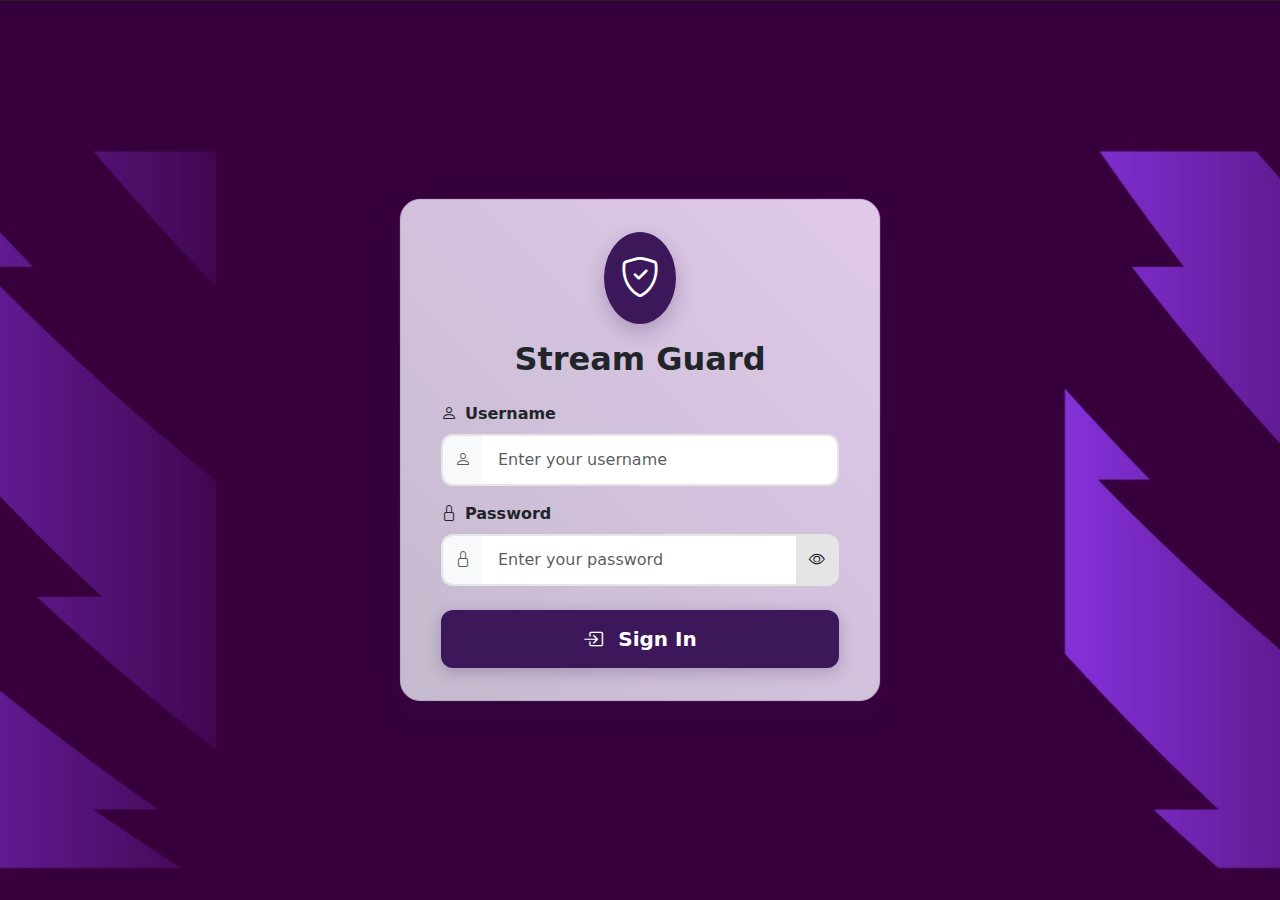
<file: index.html>
<!DOCTYPE html>
<html lang="en">
<head>
  <meta charset="UTF-8">
  <meta name="viewport" content="width=device-width, initial-scale=1.0">
  <title>Steam Guard Dashboard</title>
  <!-- Bootstrap CSS -->
  <link href="https://cdn.jsdelivr.net/npm/bootstrap@5.3.2/dist/css/bootstrap.min.css" rel="stylesheet">
  <!-- Bootstrap Icons -->
  <link href="https://cdn.jsdelivr.net/npm/bootstrap-icons@1.11.1/font/bootstrap-icons.css" rel="stylesheet">
  <style>
    :root {
      --primary-gradient: linear-gradient(135deg, #667eea 0%, #764ba2 100%);
      --secondary-gradient: linear-gradient(135deg, #f093fb 0%, #f5576c 100%);
      --dark-bg: #1a1a2e;
      --card-bg: rgba(255, 255, 255, 0.95);
      --sidebar-bg: rgba(26, 26, 46, 0.95);
    }
    
    body {
      background: var(--primary-gradient);
      min-height: 100vh;
      font-family: 'Segoe UI', Tahoma, Geneva, Verdana, sans-serif;
    }
    
    .sidebar {
      background: linear-gradient(rgba(26, 26, 46, 0.8), rgba(26, 26, 46, 0.8)), url('backgroud2.jpg');
      background-size: cover;
      background-position: center;
      backdrop-filter: blur(10px);
      border-right: 1px solid rgba(255, 255, 255, 0.1);
    }
    
    .main-content {
      background: rgba(255, 255, 255, 0.1);
      backdrop-filter: blur(10px);
      min-height: 100vh;
    }
    
    .card {
      background: var(--card-bg);
      backdrop-filter: blur(10px);
      border: none;
      border-radius: 15px;
      box-shadow: 0 8px 32px rgba(0, 0, 0, 0.1);
    }
    
    .stat-card {
      background: linear-gradient(135deg, #667eea 0%, #764ba2 100%);
      color: white;
      border-radius: 20px;
      transition: transform 0.3s ease;
    }
    
    .stat-card:hover {
      transform: translateY(-5px);
    }
    
    .btn-modern {
      border-radius: 25px;
      padding: 10px 25px;
      font-weight: 600;
      transition: all 0.3s ease;
    }
    
    .btn-modern:hover {
      transform: translateY(-2px);
      box-shadow: 0 5px 15px rgba(0, 0, 0, 0.2);
    }
    
    .nav-link {
      border-radius: 10px;
      margin: 5px 0;
      transition: all 0.3s ease;
    }
    
    .nav-link:hover {
      background: rgba(255, 255, 255, 0.1);
      transform: translateX(5px);
    }
    
    .table {
      border-radius: 15px;
      overflow: hidden;
    }
    
    .table thead th {
      background: linear-gradient(135deg, #667eea 0%, #764ba2 100%);
      color: white;
      border: none;
      font-weight: 600;
    }
    
    .status-badge {
      border-radius: 20px;
      padding: 5px 15px;
      font-size: 0.8rem;
      font-weight: 600;
    }
    
    .search-box {
      background: rgba(255, 255, 255, 0.9);
      border-radius: 25px;
      border: none;
      padding: 12px 20px;
    }
    
    .search-box:focus {
      box-shadow: 0 0 0 3px rgba(102, 126, 234, 0.3);
    }
  </style>
</head>
<body>
  <div class="container-fluid p-0">
    <div class="row g-0">
      <!-- Modern Sidebar -->
      <div class="col-lg-2 col-md-3 sidebar d-none d-md-block" style="min-height: 100vh;">
        <div class="p-4 position-relative" style="min-height: 100vh;">
          <!-- Logo Section -->
          <div class="text-center mb-5">
            <div class="bg-white rounded-circle d-inline-flex align-items-center justify-content-center mb-3" style="width: 60px; height: 60px;">
              <i class="bi bi-display-fill text-primary fs-3"></i>
            </div>
            <h5 class="text-white fw-bold mb-0">Steam Guard</h5>
            <small class="text-white-50">Dashboard v0.1</small>
          </div>
          
          <!-- Navigation -->
          <nav class="nav flex-column">
            <a class="nav-link active text-white d-flex align-items-center" href="index.html">
              <i class="bi bi-speedometer2 me-3"></i>
              <span>Dashboard</span>
            </a>
            <a class="nav-link text-white-50 d-flex align-items-center" href="manage-leagues.html">
              <i class="bi bi-trophy me-3"></i>
              <span>Manage Leagues</span>
            </a>
            <a class="nav-link text-white-50 d-flex align-items-center" href="manage-matches.html">
              <i class="bi bi-calendar-event me-3"></i>
              <span>Manage Matches</span>
            </a>
          </nav>
          
          <hr class="text-white-50 my-4">
          
          <!-- User Section -->
          <div class="text-center position-absolute bottom-0 start-0 end-0 p-4">
            <div class="bg-white rounded-circle d-inline-flex align-items-center justify-content-center mb-2" style="width: 40px; height: 40px;">
              <i class="bi bi-person-fill text-primary"></i>
            </div>
            <div class="text-white-50 small" id="userDisplay">Admin User</div>
            <a href="#" class="nav-link text-white-50 small logout">
              <i class="bi bi-box-arrow-right me-1"></i>Logout
            </a>
          </div>
        </div>
      </div>

      <!-- Main Content Area -->
      <div class="col-lg-10 col-md-9 main-content">
        <div class="p-4">


          <!-- Stats Cards -->
          <div class="row mb-4">
            <div class="col-xl-3 col-md-6 mb-3">
              <div class="card stat-card h-100">
                <div class="card-body">
                  <div class="d-flex justify-content-between align-items-center">
                    <div>
                      <h6 class="card-title text-white-50 mb-1">Website</h6>
                      <h3 class="mb-0 text-white fw-bold" id="websiteCount">0</h3>
                    </div>
                    <div class="bg-white bg-opacity-20 rounded-circle d-flex align-items-center justify-content-center" style="width: 50px; height: 50px;">
                      <i class="bi bi-window-desktop text-primary fs-4"></i>
                    </div>
                  </div>
                </div>
              </div>
            </div>
            <div class="col-xl-3 col-md-6 mb-3">
              <div class="card stat-card h-100">
                <div class="card-body">
                  <div class="d-flex justify-content-between align-items-center">
                    <div>
                      <h6 class="card-title text-white-50 mb-1">Social Media</h6>
                      <h3 class="mb-0 text-white fw-bold" id="socialMediaCount">0</h3>
                    </div>
                    <div class="bg-white bg-opacity-20 rounded-circle d-flex align-items-center justify-content-center" style="width: 50px; height: 50px;">
                      <i class="bi bi-facebook text-primary fs-4"></i>
                    </div>
                  </div>
                </div>
              </div>
            </div>
            <div class="col-xl-3 col-md-6 mb-3">
              <div class="card stat-card h-100">
                <div class="card-body">
                  <div class="d-flex justify-content-between align-items-center">
                    <div>
                      <h6 class="card-title text-white-50 mb-1">Online</h6>
                      <h3 class="mb-0 text-white fw-bold" id="onlineCount">0</h3>
                    </div>
                    <div class="bg-white bg-opacity-20 rounded-circle d-flex align-items-center justify-content-center" style="width: 50px; height: 50px;">
                      <i class="bi bi-wifi text-primary fs-4"></i>
                    </div>
                  </div>
                </div>
              </div>
            </div>
            <div class="col-xl-3 col-md-6 mb-3">
              <div class="card stat-card h-100">
                <div class="card-body">
                  <div class="d-flex justify-content-between align-items-center">
                    <div>
                      <h6 class="card-title text-white-50 mb-1">Takedown</h6>
                      <h3 class="mb-0 text-white fw-bold" id="takedownCount">0</h3>
                    </div>
                    <div class="bg-white bg-opacity-20 rounded-circle d-flex align-items-center justify-content-center" style="width: 50px; height: 50px;">
                      <i class="bi bi-shield-x text-primary fs-4"></i>
                    </div>
                  </div>
                </div>
              </div>
            </div>
          </div>

          <!-- Search and Filters -->
          <div class="card mb-4">
                          <div class="card-body">
                <div class="row g-3 align-items-end">
                  <div class="col-lg-4">
                    <label class="form-label fw-semibold">Search Streams</label>
                    <div class="input-group">
                      <span class="input-group-text bg-transparent border-0">
                        <i class="bi bi-search text-muted"></i>
                      </span>
                      <input type="text" class="form-control search-box" placeholder="Search by title, league, or match...">
                    </div>
                  </div>
                  <div class="col-lg-2">
                    <label class="form-label fw-semibold">Match</label>
                    <select class="form-select">
                      <option selected>All Matches</option>
                      <!-- Options will be loaded dynamically from table data -->
                    </select>
                  </div>
                  <div class="col-lg-2">
                    <label class="form-label fw-semibold">League</label>
                    <select class="form-select">
                      <option selected>All Leagues</option>
                      <!-- Options will be loaded dynamically from table data -->
                    </select>
                  </div>
                  <div class="col-lg-2">
                    <label class="form-label fw-semibold">Date</label>
                    <select class="form-select">
                      <option selected>All Dates</option>
                      <!-- Options will be loaded dynamically from table data -->
                    </select>
                  </div>
                  <div class="col-lg-2">
                    <div class="d-flex gap-2">
                      <button class="btn btn-primary btn-modern flex-fill" onclick="applyFilters()">
                        <i class="bi bi-funnel me-2"></i>Filter
                      </button>
                      <button class="btn btn-outline-secondary btn-modern" onclick="clearFilters()" title="Clear all filters">
                        <i class="bi bi-x-circle"></i>
                      </button>
                    </div>
                  </div>
                </div>
              </div>
          </div>

          <!-- Streams Table -->
          <div class="card">
            <div class="card-header bg-transparent border-0">
              <div class="d-flex justify-content-between align-items-center">
                <h5 class="card-title mb-0 fw-bold">
                  <i class="bi bi-collection-play me-2"></i>Piracy Streams
                </h5>
                <div class="d-flex gap-2">
                  <button class="btn btn-light btn-modern" data-bs-toggle="modal" data-bs-target="#newUrlModal">
                    <i class="bi bi-plus-circle me-2"></i>New Url
                  </button>
                  <button class="btn btn-light btn-modern text-dark" onclick="exportToCSV()">
                    <i class="bi bi-download me-2"></i>Export
                  </button>
                </div>
              </div>
            </div>
            <div class="card-body p-0">
              <div class="table-responsive">
                <table class="table table-hover mb-0">
                  <thead>
                    <tr>
                      <th class="fw-semibold">No.</th>
                      <th class="fw-semibold">URL</th>
                      <th class="fw-semibold">Type</th>
                      <th class="fw-semibold">Matches Name</th>
                      <th class="fw-semibold">League Name</th>
                      <th class="fw-semibold">Created At</th>
                      <th class="fw-semibold">Status</th>
                      <th class="fw-semibold">Actions</th>
                    </tr>
                  </thead>
                  <tbody>
                    <!-- Data will be loaded from API -->
                  </tbody>
                </table>
              </div>
            </div>
          </div>
        </div>
      </div>
    </div>
  </div>

  <!-- New URL Modal -->
  <div class="modal fade" id="newUrlModal" tabindex="-1" aria-labelledby="newUrlModalLabel" aria-hidden="true">
    <div class="modal-dialog modal-lg">
      <div class="modal-content">
        <div class="modal-header">
          <h5 class="modal-title fw-bold" id="newUrlModalLabel">
            <i class="bi bi-plus-circle me-2"></i>Add New URL
          </h5>
          <button type="button" class="btn-close" data-bs-dismiss="modal" aria-label="Close"></button>
        </div>
        <div class="modal-body">
          <form id="newUrlForm">
            <div class="row g-3">
              <!-- URL field -->
              <div class="col-12">
                <label for="urlAddress" class="form-label fw-semibold">URL</label>
                <input type="url" class="form-control" id="urlAddress" name="urlAddress" placeholder="https://example.com" required>
              </div>
              
              <!-- Type dropdown -->
              <div class="col-md-6">
                <label for="urlType" class="form-label fw-semibold">Type</label>
                <select class="form-select" id="urlType" name="urlType" required>
                  <option value="">Select Type</option>
                  <option value="Website">Website</option>
                  <option value="Social Media">Social Media</option>
                </select>
              </div>
              
              <!-- League dropdown -->
              <div class="col-md-6">
                <label for="urlLeague" class="form-label fw-semibold">League</label>
                <select class="form-select" id="urlLeague" name="urlLeague" required onchange="loadMatchesForLeague()">
                  <option value="">Select League</option>
                  <!-- Options will be loaded from API -->
                </select>
              </div>
              
              <!-- Matches dropdown -->
              <div class="col-md-6">
                <label for="urlMatches" class="form-label fw-semibold">Matches</label>
                <select class="form-select" id="urlMatches" name="urlMatches" required>
                  <option value="">Select Match</option>
                  <!-- Options will be loaded from API -->
                </select>
              </div>
              
              <!-- Status dropdown -->
              <div class="col-md-6">
                <label for="urlStatus" class="form-label fw-semibold">Status</label>
                <select class="form-select" id="urlStatus" name="urlStatus" required>
                  <option value="">Select Status</option>
                  <option value="Active">Active</option>
                  <option value="Takedown">Takedown</option>
                </select>
              </div>
              
              <!-- Multiple Image upload -->
              <div class="col-12">
                <label class="form-label fw-semibold">Attach Images</label>
                <div class="input-group mb-2">
                  <input type="file" class="form-control" id="urlImage" name="urlImage" accept="image/*" onchange="addImage(this)" multiple>
                  <button class="btn btn-outline-secondary" type="button" onclick="clearAllImages()">
                    <i class="bi bi-x-circle me-1"></i>Clear All
                  </button>
                </div>
                <div id="imagePreviewContainer" class="mt-2">
                  <!-- Images will be added here dynamically -->
                </div>
                <div class="form-text">You can select multiple images. Supported formats: JPG, PNG, GIF, WEBP (max 5MB each)</div>
              </div>
            </div>
          </form>
        </div>
        <div class="modal-footer">
          <button type="button" class="btn btn-secondary" data-bs-dismiss="modal">
            <i class="bi bi-x-circle me-2"></i>Cancel
          </button>
          <button type="button" class="btn btn-primary" onclick="addNewUrl()">
            <i class="bi bi-plus-circle me-2"></i>Add URL
          </button>
        </div>
      </div>
    </div>
  </div>

  <!-- View Stream Details Modal -->
  <div class="modal fade" id="viewStreamModal" tabindex="-1" aria-labelledby="viewStreamModalLabel" aria-hidden="true">
    <div class="modal-dialog modal-lg">
      <div class="modal-content">
        <div class="modal-header">
          <h5 class="modal-title fw-bold" id="viewStreamModalLabel">
            <i class="bi bi-eye me-2"></i>Stream Details
          </h5>
          <button type="button" class="btn-close" data-bs-dismiss="modal" aria-label="Close"></button>
        </div>
        <div class="modal-body">
          <div class="row g-3">
            <div class="col-md-6">
              <label class="form-label fw-bold">No.</label>
              <p class="form-control-plaintext" id="viewId">-</p>
            </div>
            <div class="col-md-6">
              <label class="form-label fw-bold">Type</label>
              <p class="form-control-plaintext" id="viewType">-</p>
            </div>
            <div class="col-12">
              <label class="form-label fw-bold">URL</label>
              <p class="form-control-plaintext" id="viewUrl">-</p>
            </div>
            <div class="col-md-6">
              <label class="form-label fw-bold">League Name</label>
              <p class="form-control-plaintext" id="viewLeague">-</p>
            </div>
            <div class="col-md-6">
              <label class="form-label fw-bold">Matches Name</label>
              <p class="form-control-plaintext" id="viewMatches">-</p>
            </div>
            <div class="col-md-6">
              <label class="form-label fw-bold">Date & Time</label>
              <p class="form-control-plaintext" id="viewDateTime">-</p>
            </div>
            <div class="col-md-6">
              <label class="form-label fw-bold">Status</label>
              <p class="form-control-plaintext" id="viewStatus">-</p>
            </div>
            <div class="col-12">
              <label class="form-label fw-bold">Images</label>
              <div id="viewImagesContainer" class="text-center">
                <div class="d-flex justify-content-center align-items-center" style="min-height: 200px;">
                  <div class="text-muted">
                    <i class="bi bi-image fs-1 d-block mb-2"></i>
                    <span>Loading images...</span>
                  </div>
                </div>
              </div>
            </div>
          </div>
        </div>
        <div class="modal-footer">
          <button type="button" class="btn btn-secondary" data-bs-dismiss="modal">
            <i class="bi bi-x-circle me-2"></i>Close
          </button>
        </div>
      </div>
    </div>
  </div>

  <!-- Edit Stream Details Modal -->
  <div class="modal fade" id="editStreamModal" tabindex="-1" aria-labelledby="editStreamModalLabel" aria-hidden="true">
    <div class="modal-dialog modal-lg">
      <div class="modal-content">
        <div class="modal-header">
          <h5 class="modal-title fw-bold" id="editStreamModalLabel">
            <i class="bi bi-pencil me-2"></i>Edit Stream Details
          </h5>
          <button type="button" class="btn-close" data-bs-dismiss="modal" aria-label="Close"></button>
        </div>
        <div class="modal-body">
          <form id="editStreamForm">
            <div class="row g-3">
              <div class="col-md-6">
                <label class="form-label fw-bold">No.</label>
                <p class="form-control-plaintext" id="editId">-</p>
              </div>
              <div class="col-md-6">
                <label class="form-label fw-bold">Type</label>
                <select class="form-select" id="editType" name="editType" required>
                  <option value="Website">Website</option>
                  <option value="Social Media">Social Media</option>
                </select>
              </div>
              <div class="col-12">
                <label class="form-label fw-bold">URL</label>
                <input type="url" class="form-control" id="editUrl" name="editUrl" placeholder="https://example.com" required>
              </div>
              <div class="col-md-6">
                <label class="form-label fw-bold">League Name</label>
                <select class="form-select" id="editLeague" name="editLeague" required onchange="loadMatchesForEditLeague()">
                  <option value="">Select League</option>
                  <!-- Options will be loaded dynamically -->
                </select>
              </div>
              <div class="col-md-6">
                <label class="form-label fw-bold">Matches Name</label>
                <select class="form-select" id="editMatches" name="editMatches" required>
                  <option value="">Select Match</option>
                  <!-- Options will be loaded dynamically -->
                </select>
              </div>
              <div class="col-md-6">
                <label class="form-label fw-bold">Date & Time</label>
                <p class="form-control-plaintext" id="editDateTime">-</p>
              </div>
              <div class="col-md-6">
                <label class="form-label fw-bold">Status</label>
                <select class="form-select" id="editStatus" name="editStatus" required>
                  <option value="Active">Active</option>
                  <option value="Pending">Pending</option>
                  <option value="Inactive">Inactive</option>
                </select>
              </div>
              <div class="col-12">
                <label class="form-label fw-bold">Current Images</label>
                <div id="editImagesContainer" class="text-center">
                  <div class="d-flex justify-content-center align-items-center" style="min-height: 200px;">
                    <div class="text-muted">
                      <i class="bi bi-image fs-1 d-block mb-2"></i>
                      <span>Loading images...</span>
                    </div>
                  </div>
                </div>
              </div>
              <div class="col-12">
                <label class="form-label fw-bold">Add New Images</label>
                <div class="input-group mb-2">
                  <input type="file" class="form-control" id="editNewImages" name="editNewImages" accept="image/*" onchange="addEditImages(this)" multiple>
                  <button class="btn btn-outline-secondary" type="button" onclick="clearAllEditImages()">
                    <i class="bi bi-x-circle me-1"></i>Clear All
                  </button>
                </div>
                <div id="editNewImagesContainer" class="mt-2">
                  <!-- New images will be added here dynamically -->
                </div>
                <div class="form-text">You can select multiple images. Supported formats: JPG, PNG, GIF, WEBP (max 5MB each)</div>
              </div>
            </div>
          </form>
        </div>
        <div class="modal-footer">
          <button type="button" class="btn btn-secondary" data-bs-dismiss="modal">
            <i class="bi bi-x-circle me-2"></i>Cancel
          </button>
          <button type="button" class="btn btn-primary" onclick="updateStreamDetails()">
            <i class="bi bi-check-circle me-2"></i>Update
          </button>
        </div>
      </div>
    </div>
  </div>

  <!-- Bootstrap JS -->
  <script src="https://cdn.jsdelivr.net/npm/bootstrap@5.3.2/dist/js/bootstrap.bundle.min.js"></script>
  <!-- Auth Utility -->
  <script src="auth.js"></script>
  
  <script>
    // Global variable to store original data
    let originalSubmissions = [];
    
    // --- Auth check ---
    if (!validateAuth()) {
      // validateAuth() will handle the redirect
      // This prevents the rest of the script from executing
      throw new Error('Authentication failed');
    }

    // Logout handler
    const logoutBtn = document.querySelector('.logout');
    if (logoutBtn) {
      logoutBtn.addEventListener('click', function(e) {
        e.preventDefault();
        logout();
      });
    }

    // Update counts when page loads
    document.addEventListener('DOMContentLoaded', function() {
      // Load URL submissions from API
      loadUrlSubmissions();
      
      // Set up periodic token validation (check every 5 minutes)
      setInterval(() => {
        if (!validateAuth()) {
          console.log('Token validation failed during periodic check');
        }
      }, 5 * 60 * 1000); // 5 minutes
      
      // Display token information for debugging (remove in production)
      displayTokenInfo();
      
      // Debug token for troubleshooting
      debugToken();
    });

    // Add event listener for New URL modal
    const newUrlModal = document.getElementById('newUrlModal');
    if (newUrlModal) {
      newUrlModal.addEventListener('show.bs.modal', function() {
        // Load leagues when opening New URL modal
        loadLeaguesForNewUrl();
      });
    }

    // Function to load leagues for New URL modal
    async function loadLeaguesForNewUrl() {
      try {
        // Check authentication before proceeding
        if (!validateAuth()) {
          return;
        }
        
        // Show loading state
        showLeagueDropdownLoading();
        
        // Fetch leagues from API using authenticated request
        const response = await makeAuthenticatedRequest('https://web-anti-backend-8286388439.asia-southeast1.run.app/leagues', {
          method: 'GET',
          headers: {
            'accept': 'application/json'
          }
        });
        
        if (response.ok) {
          const leagues = await response.json();
          console.log('Leagues loaded for New URL modal:', leagues);
          populateLeagueDropdown(leagues);
        } else {
          console.error('Error loading leagues:', response.status);
          showLeagueDropdownError();
        }
      } catch (error) {
        console.error('Network error loading leagues:', error);
        showLeagueDropdownError();
      }
    }

    // Function to populate league dropdown
    function populateLeagueDropdown(leagues) {
      // Filter only active leagues
      const activeLeagues = leagues.filter(league => league.status === 'Active');
      
      // Get dropdown element
      const leagueDropdown = document.getElementById('urlLeague');
      const matchesDropdown = document.getElementById('urlMatches');
      
      if (leagueDropdown) {
        // Create the first "Select League" option
        const firstOption = '<option value="">Select League</option>';
        const optionsHTML = activeLeagues.map(league => 
          `<option value="${league.league_id}">${league.league_name} (${league.country})</option>`
        ).join('');
        
        leagueDropdown.innerHTML = firstOption + optionsHTML;
        console.log('League dropdown populated with', activeLeagues.length, 'active leagues');
        
        // Reset matches dropdown when leagues are loaded
        if (matchesDropdown) {
          matchesDropdown.innerHTML = '<option value="">Select Match</option>';
        }
      }
    }

    // Function to show loading state in league dropdown
    function showLeagueDropdownLoading() {
      const leagueDropdown = document.getElementById('urlLeague');
      const matchesDropdown = document.getElementById('urlMatches');
      
      if (leagueDropdown) {
        leagueDropdown.innerHTML = '<option value="">Loading leagues...</option>';
      }
      
      // Also reset matches dropdown
      if (matchesDropdown) {
        matchesDropdown.innerHTML = '<option value="">Select Match</option>';
      }
    }

    // Function to show error state in league dropdown
    function showLeagueDropdownError() {
      const leagueDropdown = document.getElementById('urlLeague');
      const matchesDropdown = document.getElementById('urlMatches');
      
      if (leagueDropdown) {
        leagueDropdown.innerHTML = '<option value="">Error loading leagues</option>';
        console.error('Failed to load leagues');
      }
      
      // Also reset matches dropdown
      if (matchesDropdown) {
        matchesDropdown.innerHTML = '<option value="">Select Match</option>';
      }
    }

    // Function to load matches for selected league
    async function loadMatchesForLeague() {
      const leagueId = document.getElementById('urlLeague').value;
      const matchesDropdown = document.getElementById('urlMatches');
      
      // Reset matches dropdown
      matchesDropdown.innerHTML = '<option value="">Select Match</option>';
      
      if (!leagueId) {
        console.log('No league selected, clearing matches dropdown');
        return;
      }
      
      console.log('Loading matches for league ID:', leagueId);
      
      try {
        // Check authentication before proceeding
        if (!validateAuth()) {
          return;
        }
        
        // Show loading state
        matchesDropdown.innerHTML = '<option value="">Loading matches...</option>';
        
        // Fetch matches from API using authenticated request
        const response = await makeAuthenticatedRequest('https://web-anti-backend-8286388439.asia-southeast1.run.app/matches', {
          method: 'GET',
          headers: {
            'accept': 'application/json'
          }
        });
        
        if (response.ok) {
          const matches = await response.json();
          console.log('All matches loaded:', matches);
          
          // Filter matches by selected league
          const leagueMatches = matches.filter(match => {
            console.log(`Comparing match.league_id (${match.league_id}) with selected leagueId (${leagueId})`);
            return match.league_id === leagueId;
          });
          
          console.log('Filtered matches for league:', leagueMatches);
          populateMatchesDropdown(leagueMatches);
        } else {
          console.error('Error loading matches:', response.status);
          showMatchesDropdownError();
        }
      } catch (error) {
        console.error('Network error loading matches:', error);
        showMatchesDropdownError();
      }
    }

    // Function to populate matches dropdown
    function populateMatchesDropdown(matches) {
      const matchesDropdown = document.getElementById('urlMatches');
      
      if (matchesDropdown) {
        if (matches.length === 0) {
          matchesDropdown.innerHTML = '<option value="">No matches found for this league</option>';
          console.log('No matches found for the selected league');
          return;
        }
        
        // Create the first "Select Match" option
        const firstOption = '<option value="">Select Match</option>';
        
        const optionsHTML = matches.map(match => {
          // Format date for display
          const matchDate = new Date(match.match_date);
          const formattedDate = matchDate.toLocaleDateString('en-GB', {
            year: 'numeric',
            month: '2-digit',
            day: '2-digit'
          });
          
          return `<option value="${match.match_id}">${match.home_team} VS ${match.away_team} (${formattedDate})</option>`;
        }).join('');
        
        matchesDropdown.innerHTML = firstOption + optionsHTML;
        console.log('Matches dropdown populated with', matches.length, 'matches');
      }
    }

    // Function to show error state in matches dropdown
    function showMatchesDropdownError() {
      const matchesDropdown = document.getElementById('urlMatches');
      if (matchesDropdown) {
        matchesDropdown.innerHTML = '<option value="">Error loading matches</option>';
        console.error('Failed to load matches for the selected league');
      }
    }

    // Function to load URL submissions from API
    async function loadUrlSubmissions() {
      try {
        // Check authentication before proceeding
        if (!validateAuth()) {
          return;
        }
        
        // Fetch URL submissions from API using authenticated request
        const response = await makeAuthenticatedRequest('https://web-anti-backend-8286388439.asia-southeast1.run.app/url_submission', {
          method: 'GET',
          headers: {
            'accept': 'application/json'
          }
        });
        
        if (response.ok) {
          const submissions = await response.json();
          console.log('URL submissions loaded:', submissions);
          
          // Store original data for filtering
          originalSubmissions = submissions;
          
          displayUrlSubmissions(submissions);
        } else {
          console.error('Error loading URL submissions:', response.status);
          // Show fallback data if API fails
          displayUrlSubmissions([]);
        }
      } catch (error) {
        console.error('Network error loading URL submissions:', error);
        // Show fallback data if network error
        displayUrlSubmissions([]);
      }
    }

    // Function to display URL submissions in table
    function displayUrlSubmissions(submissions) {
      const tbody = document.querySelector('table tbody');
      if (!tbody) return;
      
      if (submissions.length === 0) {
        tbody.innerHTML = `
          <tr>
            <td colspan="8" class="text-center text-muted py-4">
              <i class="bi bi-inbox fs-1 d-block mb-2"></i>
              No URL submissions found
            </td>
          </tr>
        `;
        return;
      }
      
      tbody.innerHTML = submissions.map((submission, index) => {
        // Format date for display
        const createdDate = new Date(submission.created_at);
        const formattedDate = createdDate.toLocaleString('en-GB', {
          year: 'numeric',
          month: '2-digit',
          day: '2-digit',
          hour: '2-digit',
          minute: '2-digit'
        }).replace(',', '');
        
        // Determine badge color based on type
        let typeBadgeClass = 'bg-primary'; // Social Media (blue)
        if (submission.type === 'Website') {
          typeBadgeClass = 'bg-danger'; // Website (red)
        }
        
        // Determine status badge color
        let statusBadgeClass = 'bg-secondary';
        if (submission.status === 'Active') statusBadgeClass = 'bg-success';
        else if (submission.status === 'Pending') statusBadgeClass = 'bg-warning';
        else if (submission.status === 'Inactive') statusBadgeClass = 'bg-danger';
        
        return `
          <tr data-submission-id="${submission.submission_id || ''}" data-match-id="${submission.match_id || ''}">
            <td><span class="badge bg-light text-dark">${index + 1}</span></td>
            <td>
              <a href="${submission.url}" class="text-decoration-none" target="_blank" title="${submission.url}">
                ${submission.url.length > 30 ? submission.url.substring(0, 30) + '...' : submission.url}
              </a>
            </td>
            <td><span class="badge ${typeBadgeClass}" style="min-width: 100px;">${submission.type || 'N/A'}</span></td>
            <td>
              <div class="fw-semibold">${submission.matches_name || 'N/A'}</div>
            </td>
            <td>${submission.league_name || 'N/A'}</td>
            <td>${formattedDate}</td>
            <td><span class="badge ${statusBadgeClass} text-white" style="min-width: 100px;">${submission.status || 'N/A'}</span></td>
            <td>
              <div class="btn-group btn-group-sm">
                <button class="btn btn-outline-primary" onclick="viewStreamDetails(this)">
                  <i class="bi bi-eye"></i>
                </button>
                <button class="btn btn-outline-secondary" onclick="editStreamDetails(this)">
                  <i class="bi bi-pencil"></i>
                </button>
                <button class="btn btn-outline-danger" onclick="deleteUrlSubmission('${submission.submission_id || ''}', '${(submission.url || '').replace(/'/g, "\\'")}')">
                  <i class="bi bi-trash"></i>
                </button>
              </div>
            </td>
          </tr>
        `;
      }).join('');
      
      // Update counts after displaying data
      updateTypeCounts();
      
      // Update match filter dropdown with unique matches from table
      updateMatchFilterDropdown(submissions);
      
      // Update league filter dropdown with unique leagues from table
      updateLeagueFilterDropdown(submissions);
      
      // Update date filter dropdown with unique dates from table
      updateDateFilterDropdown(submissions);
    }
    


    // Function to check URL validity
    function checkUrl() {
      const urlInput = document.getElementById('urlAddress');
      const url = urlInput.value.trim();
      
      if (!url) {
        alert('Please enter a URL to check');
        return;
      }
      
      // Validate URL format
      try {
        new URL(url);
        
        // Show success message
        const checkButton = urlInput.nextElementSibling;
        const originalText = checkButton.innerHTML;
        checkButton.innerHTML = '<i class="bi bi-check-circle-fill me-1"></i>Valid';
        checkButton.className = 'btn btn-success';
        
        // Reset button after 2 seconds
        setTimeout(() => {
          checkButton.innerHTML = originalText;
          checkButton.className = 'btn btn-outline-primary';
        }, 2000);
        
      } catch (error) {
        // Show error message
        const checkButton = urlInput.nextElementSibling;
        const originalText = checkButton.innerHTML;
        checkButton.innerHTML = '<i class="bi bi-x-circle me-1"></i>Invalid';
        checkButton.className = 'btn btn-danger';
        
        // Reset button after 2 seconds
        setTimeout(() => {
          checkButton.innerHTML = originalText;
          checkButton.className = 'btn btn-outline-primary';
        }, 2000);
        
        alert('Please enter a valid URL format (e.g., https://example.com)');
      }
    }

    // Global variable to store selected images
    let selectedImages = [];

    // Function to add images to the preview
    function addImage(input) {
      if (input.files) {
        const files = Array.from(input.files);
        
        files.forEach(file => {
          // Validate file type
          const allowedTypes = ['image/jpeg', 'image/jpg', 'image/png', 'image/gif', 'image/webp'];
          if (!allowedTypes.includes(file.type)) {
            alert(`File ${file.name} is not a valid image type. Please select JPG, PNG, GIF, or WEBP files.`);
            return;
          }
          
          // Validate file size (max 5MB)
          const maxSize = 5 * 1024 * 1024; // 5MB
          if (file.size > maxSize) {
            alert(`File ${file.name} is too large. Maximum size is 5MB.`);
            return;
          }
          
          // Add file to selected images
          selectedImages.push(file);
        });
        
        // Update preview
        updateImagePreview();
        
        // Clear input for next selection
        input.value = '';
      }
    }

    // Function to update image preview
    function updateImagePreview() {
      const container = document.getElementById('imagePreviewContainer');
      
      if (selectedImages.length === 0) {
        container.innerHTML = '<div class="text-muted text-center py-3"><i class="bi bi-image fs-4 d-block mb-2"></i>No images selected</div>';
        return;
      }
      
      const imagesHTML = selectedImages.map((file, index) => {
        const reader = new FileReader();
        let imageSrc = '';
        
        reader.onload = function(e) {
          imageSrc = e.target.result;
        };
        reader.readAsDataURL(file);
        
        return `
          <div class="col-md-4 mb-3">
            <div class="card">
              <div class="card-body p-2">
                <img src="${URL.createObjectURL(file)}" class="img-fluid rounded" style="max-height: 120px; width: 100%; object-fit: cover;">
                <div class="small text-muted mt-1">${file.name}</div>
                <div class="small text-muted">${(file.size / 1024).toFixed(1)} KB</div>
                <button type="button" class="btn btn-sm btn-outline-danger mt-1" onclick="removeImage(${index})">
                  <i class="bi bi-trash"></i> Remove
                </button>
              </div>
            </div>
          </div>
        `;
      }).join('');
      
      container.innerHTML = `
        <div class="row">
          ${imagesHTML}
        </div>
      `;
    }

    // Function to remove a specific image
    function removeImage(index) {
      selectedImages.splice(index, 1);
      updateImagePreview();
    }

    // Function to clear all selected images
    function clearAllImages() {
      selectedImages = [];
      updateImagePreview();
      document.getElementById('urlImage').value = '';
    }

    // Function to view stream details
    async function viewStreamDetails(button) {
      const row = button.closest('tr');
      const cells = row.querySelectorAll('td');
      
      // Extract data from table row
      const no = cells[0].querySelector('.badge').textContent.trim();
      const url = cells[1].querySelector('a').textContent.trim();
      const type = cells[2].querySelector('.badge').textContent.trim();
      const matchesName = cells[3].querySelector('.fw-semibold').textContent.trim();
      const leagueName = cells[4].textContent.trim();
      const dateTime = cells[5].textContent.trim();
      const status = cells[6].querySelector('.badge').textContent.trim();
      
      // Get submission ID from the row (we need to store this in the table data)
      const submissionId = row.getAttribute('data-submission-id');
      
      // Populate modal with data
      document.getElementById('viewId').textContent = no;
      document.getElementById('viewUrl').textContent = url;
      document.getElementById('viewType').textContent = type;
      document.getElementById('viewMatches').textContent = matchesName;
      document.getElementById('viewLeague').textContent = leagueName;
      document.getElementById('viewDateTime').textContent = dateTime;
      document.getElementById('viewStatus').textContent = status;
      
      // Show modal first
      const modal = new bootstrap.Modal(document.getElementById('viewStreamModal'));
      modal.show();
      
      // Load images from API if we have submission ID
      if (submissionId) {
        await loadStreamImages(submissionId);
      } else {
        // No submission ID, show default image
        const viewImage = document.getElementById('viewImage');
        viewImage.src = 'demo.webp';
        viewImage.alt = `Stream Image - ${matchesName}`;
      }
    }

    async function addNewUrl() {
      const form = document.getElementById('newUrlForm');
      const formData = new FormData(form);
      
      // Get form values
      const urlAddress = formData.get('urlAddress');
      const urlType = formData.get('urlType');
      const urlLeague = formData.get('urlLeague');
      const urlMatches = formData.get('urlMatches');
      const urlStatus = formData.get('urlStatus');
      
      // Get selected images
      const imageFiles = selectedImages;
      
      // Validate form
      if (!urlAddress || !urlType || !urlLeague || !urlMatches || !urlStatus) {
        alert('Please fill in all required fields');
        return;
      }
      
      // Validate URL format
      try {
        new URL(urlAddress);
      } catch (error) {
        alert('Please enter a valid URL');
        return;
      }
      
      // Get Add URL button for loading state
      const addBtn = document.querySelector('#newUrlModal .btn.btn-primary');
      const originalBtnHTML = addBtn.innerHTML;
      
      // Set loading state
      addBtn.innerHTML = '<span class="spinner-border spinner-border-sm me-2" role="status" aria-hidden="true"></span>Adding...';
      addBtn.disabled = true;
      
      try {
        // Check authentication before proceeding
        if (!validateAuth()) {
          return;
        }
        
        // Prepare payload for API call according to the specification
        const payload = {
          url: urlAddress,
          type: urlType,
          league_id: urlLeague,
          match_id: urlMatches,
          status: urlStatus,
          image_file_name: imageFiles.length > 0 ? imageFiles.map(f => f.name).join(', ') : null
        };
        
        console.log('Sending URL submission payload:', payload);
        
        // Test OPTIONS request first (preflight) for url_submission
        console.log('Testing OPTIONS request (preflight) for url_submission...');
        try {
          const optionsResponse = await fetch('https://web-anti-backend-8286388439.asia-southeast1.run.app/url_submission', {
            method: 'OPTIONS',
            headers: {
              'Access-Control-Request-Method': 'POST',
              'Access-Control-Request-Headers': 'Content-Type, Authorization, accept'
            }
          });
          console.log('url_submission OPTIONS response status:', optionsResponse.status);
          console.log('url_submission OPTIONS response headers:', optionsResponse.headers);
        } catch (optionsError) {
          console.log('url_submission OPTIONS request failed:', optionsError);
        }
        
        // Test OPTIONS request for matches API (for comparison)
        console.log('Testing OPTIONS request (preflight) for matches...');
        try {
          const matchesOptionsResponse = await fetch('https://web-anti-backend-8286388439.asia-southeast1.run.app/matches', {
            method: 'OPTIONS',
            headers: {
              'Access-Control-Request-Method': 'POST',
              'Access-Control-Request-Headers': 'Content-Type, Authorization, accept'
            }
          });
          console.log('matches OPTIONS response status:', matchesOptionsResponse.status);
          console.log('matches OPTIONS response headers:', matchesOptionsResponse.headers);
        } catch (matchesOptionsError) {
          console.log('matches OPTIONS request failed:', matchesOptionsError);
        }
        
        // Make POST API call using authenticated request
        const response = await makeAuthenticatedRequest('https://web-anti-backend-8286388439.asia-southeast1.run.app/url_submission', {
          method: 'POST',
          headers: {
            'Content-Type': 'application/json',
            'accept': 'application/json'
          },
          body: JSON.stringify(payload)
        });
        

        
        if (response.ok) {
          const result = await response.json();
          console.log('URL submission added successfully:', result);
          
          // Get submission_id from the response
          const submissionId = result.submission_id;
          
          // If there are image files, upload them
          if (imageFiles.length > 0 && submissionId) {
            console.log(`Uploading ${imageFiles.length} images for submission ID:`, submissionId);
            
            try {
              // Get token for image upload
              const token = getValidAccessToken();
              if (!token) {
                alert('Authentication token not found for image upload. Please login again.');
                return;
              }
              
              // Upload each image
              let uploadedCount = 0;
              let failedCount = 0;
              
              for (const imageFile of imageFiles) {
                try {
                  // Create FormData for image upload
                  const imageFormData = new FormData();
                  imageFormData.append('file', imageFile);
                  
                  // Upload image to the submission
                  const imageResponse = await fetch(`https://web-anti-backend-8286388439.asia-southeast1.run.app/upload/${submissionId}`, {
                    method: 'POST',
                    headers: {
                      'Authorization': `Bearer ${token}`,
                      'accept': 'application/json'
                    },
                    body: imageFormData
                  });
                  
                  if (imageResponse.ok) {
                    const imageResult = await imageResponse.json();
                    console.log(`Image ${imageFile.name} uploaded successfully:`, imageResult);
                    uploadedCount++;
                  } else {
                    const imageErrorData = await imageResponse.json().catch(() => ({}));
                    console.error(`Error uploading image ${imageFile.name}:`, imageErrorData);
                    failedCount++;
                  }
                } catch (imageError) {
                  console.error(`Network error uploading image ${imageFile.name}:`, imageError);
                  failedCount++;
                }
              }
              
              // Show result message
              if (uploadedCount > 0 && failedCount === 0) {
                alert(`URL submission and ${uploadedCount} image(s) uploaded successfully!`);
              } else if (uploadedCount > 0 && failedCount > 0) {
                alert(`URL submission created successfully! ${uploadedCount} image(s) uploaded, ${failedCount} failed.`);
              } else if (uploadedCount === 0 && failedCount > 0) {
                alert('URL submission created successfully, but all image uploads failed.');
              }
            } catch (imageError) {
              console.error('Network error uploading images:', imageError);
              alert('URL submission created successfully, but image uploads failed due to network error.');
            }
          } else {
            // No image files, just show success for URL submission
            alert('URL submission added successfully!');
          }
          
          // Close modal
          const modal = bootstrap.Modal.getInstance(document.getElementById('newUrlModal'));
          modal.hide();
          
          // Reset form
          form.reset();
          clearAllImages(); // Clear all selected images
          
          // Reload URL submissions data
          loadUrlSubmissions();
          
        } else {
          const errorData = await response.json().catch(() => ({}));
          console.error('Error adding URL submission:', errorData);
          alert('Error adding URL submission: ' + (errorData.detail || 'Unknown error'));
        }
        
      } catch (error) {
        console.error('Network error adding URL submission:', error);
        
        // Check if it's a CORS error
        if (error.message && error.message.includes('CORS')) {
          alert('CORS Error: The server is not allowing cross-origin requests. Please contact the administrator.');
        } else if (error.name === 'TypeError' && error.message.includes('Failed to fetch')) {
          alert('Network Error: Unable to connect to the server. Please check your internet connection.');
        } else {
          alert('Network error. Please try again. Error: ' + error.message);
        }
      } finally {
        // Restore button state
        addBtn.innerHTML = originalBtnHTML;
        addBtn.disabled = false;
      }
    }

    // Function to delete URL submission
    async function deleteUrlSubmission(submissionId, url) {
      if (!submissionId) {
        alert('Submission ID not found');
        return;
      }
      
      // Confirm deletion
      if (!confirm(`Are you sure you want to delete this URL submission?\n\nURL: ${url}`)) {
        return;
      }
      
      // Show loading state
      const deleteBtn = event.target.closest('.btn-outline-danger');
      const originalHTML = deleteBtn.innerHTML;
      deleteBtn.innerHTML = '<span class="spinner-border spinner-border-sm" role="status" aria-hidden="true"></span>';
      deleteBtn.disabled = true;
      
      try {
        // Check authentication before proceeding
        if (!validateAuth()) {
          return;
        }
        
        console.log('Deleting URL submission:', submissionId);
        
        // Make DELETE API call using authenticated request
        const response = await makeAuthenticatedRequest(`https://web-anti-backend-8286388439.asia-southeast1.run.app/url_submission/${submissionId}`, {
          method: 'DELETE',
          headers: {
            'accept': 'application/json'
          }
        });
        
        if (response.ok) {
          console.log('URL submission deleted successfully');
          alert('URL submission deleted successfully!');
          
          // Reload URL submissions data
          loadUrlSubmissions();
        } else {
          const errorData = await response.json().catch(() => ({}));
          console.error('Error deleting URL submission:', errorData);
          alert('Error deleting URL submission: ' + (errorData.detail || 'Unknown error'));
        }
        
      } catch (error) {
        console.error('Network error deleting URL submission:', error);
        alert('Network error. Please try again.');
      } finally {
        // Restore button state
        deleteBtn.innerHTML = originalHTML;
        deleteBtn.disabled = false;
      }
    }

    // Function to update match filter dropdown with unique matches
    function updateMatchFilterDropdown(submissions) {
      // Get unique matches from submissions
      const uniqueMatches = [...new Set(submissions.map(submission => submission.matches_name).filter(name => name && name !== 'N/A'))];
      
      // Get match filter dropdown
      const matchFilterDropdown = document.querySelector('.card-body .col-lg-2:nth-child(2) select');
      
      if (matchFilterDropdown) {
        // Keep the first "All Matches" option
        const firstOption = '<option selected>All Matches</option>';
        
        // Create options for unique matches
        const optionsHTML = uniqueMatches.map(match => 
          `<option value="${match}">${match}</option>`
        ).join('');
        
        matchFilterDropdown.innerHTML = firstOption + optionsHTML;
        console.log('Match filter dropdown updated with', uniqueMatches.length, 'unique matches');
      }
    }

    // Function to update league filter dropdown with unique leagues
    function updateLeagueFilterDropdown(submissions) {
      // Get unique leagues from submissions
      const uniqueLeagues = [...new Set(submissions.map(submission => submission.league_name).filter(name => name && name !== 'N/A'))];
      
      // Get league filter dropdown
      const leagueFilterDropdown = document.querySelector('.card-body .col-lg-2:nth-child(3) select');
      
      if (leagueFilterDropdown) {
        // Keep the first "All Leagues" option
        const firstOption = '<option selected>All Leagues</option>';
        
        // Create options for unique leagues
        const optionsHTML = uniqueLeagues.map(league => 
          `<option value="${league}">${league}</option>`
        ).join('');
        
        leagueFilterDropdown.innerHTML = firstOption + optionsHTML;
        console.log('League filter dropdown updated with', uniqueLeagues.length, 'unique leagues');
      }
    }

    // Function to update date filter dropdown with unique dates
    function updateDateFilterDropdown(submissions) {
      // Get unique dates from submissions
      const uniqueDates = [...new Set(submissions.map(submission => {
        const createdDate = new Date(submission.created_at);
        return createdDate.toLocaleDateString('en-GB', {
          year: 'numeric',
          month: '2-digit',
          day: '2-digit'
        });
      }).filter(date => date && date !== 'N/A'))];
      
      // Get date filter dropdown
      const dateFilterDropdown = document.querySelector('.card-body .col-lg-2:nth-child(4) select');
      
      if (dateFilterDropdown) {
        // Keep the first "All Dates" option
        const firstOption = '<option selected>All Dates</option>';
        
        // Create options for unique dates
        const optionsHTML = uniqueDates.sort().map(date => 
          `<option value="${date}">${date}</option>`
        ).join('');
        
        dateFilterDropdown.innerHTML = firstOption + optionsHTML;
        console.log('Date filter dropdown updated with', uniqueDates.length, 'unique dates');
      }
    }

    // Function to apply filters
    function applyFilters() {
      // Get filter values
      const searchText = document.querySelector('.search-box').value.toLowerCase().trim();
      const selectedMatch = document.querySelector('.card-body .col-lg-2:nth-child(2) select').value;
      const selectedLeague = document.querySelector('.card-body .col-lg-2:nth-child(3) select').value;
      const selectedDate = document.querySelector('.card-body .col-lg-2:nth-child(4) select').value;
      
      console.log('Applying filters:', {
        searchText,
        selectedMatch,
        selectedLeague,
        selectedDate
      });
      
      // Filter submissions based on criteria
      const filteredSubmissions = originalSubmissions.filter(submission => {
        // Search text filter (partial match)
        const searchMatch = !searchText || 
          submission.url.toLowerCase().includes(searchText) ||
          (submission.matches_name && submission.matches_name.toLowerCase().includes(searchText)) ||
          (submission.league_name && submission.league_name.toLowerCase().includes(searchText)) ||
          (submission.type && submission.type.toLowerCase().includes(searchText));
        
        // Match filter
        const matchFilter = selectedMatch === 'All Matches' || 
          (submission.matches_name && submission.matches_name === selectedMatch);
        
        // League filter
        const leagueFilter = selectedLeague === 'All Leagues' || 
          (submission.league_name && submission.league_name === selectedLeague);
        
        // Date filter
        const submissionDate = new Date(submission.created_at);
        const formattedSubmissionDate = submissionDate.toLocaleDateString('en-GB', {
          year: 'numeric',
          month: '2-digit',
          day: '2-digit'
        });
        const dateFilter = selectedDate === 'All Dates' || 
          formattedSubmissionDate === selectedDate;
        
        return searchMatch && matchFilter && leagueFilter && dateFilter;
      });
      
      console.log('Filtered results:', filteredSubmissions.length, 'out of', originalSubmissions.length);
      
      // Display filtered results
      displayUrlSubmissions(filteredSubmissions);
    }

    // Function to clear all filters
    function clearFilters() {
      // Clear search box
      document.querySelector('.search-box').value = '';
      
      // Reset dropdowns to "All" options
      document.querySelector('.card-body .col-lg-2:nth-child(2) select').selectedIndex = 0;
      document.querySelector('.card-body .col-lg-2:nth-child(3) select').selectedIndex = 0;
      document.querySelector('.card-body .col-lg-2:nth-child(4) select').selectedIndex = 0;
      
      console.log('Filters cleared, showing all data');
      
      // Display original data
      displayUrlSubmissions(originalSubmissions);
    }

    // Function to count types and status in table
    function updateTypeCounts() {
      const table = document.querySelector('table');
      if (!table) return;

      let websiteCount = 0;
      let socialMediaCount = 0;
      let onlineCount = 0;
      let takedownCount = 0;

      // Get all table rows
      const tableRows = table.querySelectorAll('tbody tr');
      
      tableRows.forEach(row => {
        const cells = row.querySelectorAll('td');
        if (cells.length >= 7) { // Make sure we have enough cells for both type and status
          // Count Type (3rd column, index 2)
          const typeCell = cells[2];
          if (typeCell.querySelector('.badge')) {
            const typeText = typeCell.querySelector('.badge').textContent.trim();
            
            if (typeText === 'Website') {
              websiteCount++;
            } else if (typeText === 'Social Media') {
              socialMediaCount++;
            }
          }
          
          // Count Status (7th column, index 6)
          const statusCell = cells[6];
          if (statusCell.querySelector('.badge')) {
            const statusText = statusCell.querySelector('.badge').textContent.trim();
            
            if (statusText === 'Inactive') {
              takedownCount++;
            } else {
              // Count all other statuses (Active, Pending, etc.) as Online
              onlineCount++;
            }
          }
        }
      });

      // Update the display
      document.getElementById('websiteCount').textContent = websiteCount;
      document.getElementById('socialMediaCount').textContent = socialMediaCount;
      document.getElementById('onlineCount').textContent = onlineCount;
      document.getElementById('takedownCount').textContent = takedownCount;
    }

    // Function to export table data to CSV
    function exportToCSV() {
      // Check authentication before proceeding
      if (!validateAuth()) {
        return;
      }
      
      const table = document.querySelector('table');
      if (!table) {
        alert('No table found to export');
        return;
      }

      // Get table headers
      const headers = [];
      const headerCells = table.querySelectorAll('thead th');
      headerCells.forEach(cell => {
        headers.push(cell.textContent.trim());
      });

      // Get table rows data
      const rows = [];
      const tableRows = table.querySelectorAll('tbody tr');
      
      tableRows.forEach(row => {
        const rowData = [];
        const cells = row.querySelectorAll('td');
        
        cells.forEach((cell, index) => {
          let cellText = '';
          
          // Handle different types of content in cells
          if (cell.querySelector('a')) {
            // If cell contains a link, get the link text
            cellText = cell.querySelector('a').textContent.trim();
          } else if (cell.querySelector('.badge')) {
            // If cell contains a badge, get the badge text
            cellText = cell.querySelector('.badge').textContent.trim();
          } else if (cell.querySelector('.fw-semibold')) {
            // If cell contains text with fw-semibold class
            cellText = cell.querySelector('.fw-semibold').textContent.trim();
          } else {
            // Regular text content
            cellText = cell.textContent.trim();
          }
          
          // Skip action buttons column (last column)
          if (index < cells.length - 1) {
            rowData.push(cellText);
          }
        });
        
        rows.push(rowData);
      });

      // Create CSV content
      let csvContent = '';
      
      // Add headers
      csvContent += headers.slice(0, -1).map(header => `"${header}"`).join(',') + '\n';
      
      // Add data rows
      rows.forEach(row => {
        csvContent += row.map(cell => `"${cell}"`).join(',') + '\n';
      });

      // Create and download file
      const blob = new Blob([csvContent], { type: 'text/csv;charset=utf-8;' });
      const link = document.createElement('a');
      
      if (link.download !== undefined) {
        const url = URL.createObjectURL(blob);
        link.setAttribute('href', url);
        link.setAttribute('download', `streams_data_${new Date().toISOString().split('T')[0]}.csv`);
        link.style.visibility = 'hidden';
        document.body.appendChild(link);
        link.click();
        document.body.removeChild(link);
      } else {
        // Fallback for older browsers
        alert('Your browser does not support automatic download. Please copy the data manually.');
        console.log('CSV Data:', csvContent);
      }
    }

    // Function to load stream images from API
    async function loadStreamImages(submissionId) {
      try {
        // Check authentication before proceeding
        if (!validateAuth()) {
          return;
        }
        
        console.log('Loading images for submission ID:', submissionId);
        
        // Fetch images from API using authenticated request
        const response = await makeAuthenticatedRequest(`https://web-anti-backend-8286388439.asia-southeast1.run.app/upload/list/${submissionId}`, {
          method: 'GET',
          headers: {
            'accept': 'application/json'
          }
        });
        
        if (response.ok) {
          const images = await response.json();
          console.log('Images loaded:', images);
          displayStreamImages(images);
        } else {
          console.error('Error loading images:', response.status);
          displayNoImages();
        }
      } catch (error) {
        console.error('Network error loading images:', error);
        displayNoImages();
      }
    }

    // Function to display stream images
    function displayStreamImages(images) {
      const container = document.getElementById('viewImagesContainer');
      
      if (!images || images.length === 0) {
        displayNoImages();
        return;
      }
      
      // Create image gallery
      const imagesHTML = images.map((image, index) => {
        // Convert gs:// URL to a displayable URL if needed
        const imageUrl = image.file_url.startsWith('gs://') 
          ? `https://storage.googleapis.com/${image.file_url.replace('gs://', '')}`
          : image.file_url;
        
        return `
          <div class="mb-3">
            <img src="${imageUrl}" class="img-fluid rounded" style="max-width: 400px; max-height: 300px;" 
                 alt="Stream Image ${index + 1}" onerror="this.src='demo.webp'">
            <div class="small text-muted mt-1">
              ${image.file_name} (${(image.file_size / 1024).toFixed(1)} KB)
            </div>
          </div>
        `;
      }).join('');
      
      container.innerHTML = `
        <div class="row">
          ${images.map((image, index) => `
            <div class="col-md-6 mb-3">
              <div class="text-center">
                <img src="${image.file_url.startsWith('gs://') 
                  ? `https://storage.googleapis.com/${image.file_url.replace('gs://', '')}` 
                  : image.file_url}" 
                     class="img-fluid rounded" style="max-width: 100%; max-height: 200px;" 
                     alt="Stream Image ${index + 1}" 
                     onerror="this.src='demo.webp'">
                <div class="small text-muted mt-1">
                  ${image.file_name} (${(image.file_size / 1024).toFixed(1)} KB)
                </div>
              </div>
            </div>
          `).join('')}
        </div>
      `;
    }

    // Function to display no images message
    function displayNoImages() {
      const container = document.getElementById('viewImagesContainer');
      container.innerHTML = `
        <div class="d-flex justify-content-center align-items-center" style="min-height: 200px;">
          <div class="text-muted">
            <i class="bi bi-image fs-1 d-block mb-2"></i>
            <span>No images attached</span>
          </div>
        </div>
      `;
    }

    // Global variable to store selected edit images
    let selectedEditImages = [];
    let currentEditSubmissionId = null;

    // Function to edit stream details
    async function editStreamDetails(button) {
      const row = button.closest('tr');
      const cells = row.querySelectorAll('td');
      
      // Extract data from table row
      const no = cells[0].querySelector('.badge').textContent.trim();
      const url = cells[1].querySelector('a').textContent.trim();
      const type = cells[2].querySelector('.badge').textContent.trim();
      const matchesName = cells[3].querySelector('.fw-semibold').textContent.trim();
      const leagueName = cells[4].textContent.trim();
      const dateTime = cells[5].textContent.trim();
      const status = cells[6].querySelector('.badge').textContent.trim();
      
      // Get submission ID and match ID from the row
      const submissionId = row.getAttribute('data-submission-id');
      const matchId = row.getAttribute('data-match-id');
      currentEditSubmissionId = submissionId;
      
      console.log('Extracted data from table:', {
        no,
        url,
        type,
        matchesName,
        leagueName,
        dateTime,
        status,
        submissionId,
        matchId
      });
      
      // Populate edit modal with basic data
      document.getElementById('editId').textContent = no;
      document.getElementById('editUrl').value = url;
      document.getElementById('editType').value = type;
      document.getElementById('editDateTime').textContent = dateTime;
      document.getElementById('editStatus').value = status;
      
      // Show modal first
      const modal = new bootstrap.Modal(document.getElementById('editStreamModal'));
      modal.show();
      
      // Load match details from API if we have match ID
      if (matchId) {
        await loadMatchDetailsForEdit(matchId);
      } else {
        // Fallback: load leagues and try to set manually
        await loadLeaguesForEdit();
        setTimeout(async () => {
          await setEditLeagueAndMatch(leagueName, matchesName);
        }, 500);
             }
      
      // Load current images
      if (submissionId) {
        await loadEditImages(submissionId);
      }
      
      // Clear any previously selected new images
      selectedEditImages = [];
      updateEditNewImagesPreview();
    }

    // Function to load leagues for edit modal
    async function loadLeaguesForEdit() {
      try {
        if (!validateAuth()) {
          return;
        }
        
        const response = await makeAuthenticatedRequest('https://web-anti-backend-8286388439.asia-southeast1.run.app/leagues', {
          method: 'GET',
          headers: {
            'accept': 'application/json'
          }
        });
        
        if (response.ok) {
          const leagues = await response.json();
          const activeLeagues = leagues.filter(league => league.status === 'Active');
          
          const editLeagueDropdown = document.getElementById('editLeague');
          if (editLeagueDropdown) {
            const firstOption = '<option value="">Select League</option>';
            const optionsHTML = activeLeagues.map(league => 
              `<option value="${league.league_id}">${league.league_name} (${league.country})</option>`
            ).join('');
            
            editLeagueDropdown.innerHTML = firstOption + optionsHTML;
          }
        }
      } catch (error) {
        console.error('Error loading leagues for edit:', error);
      }
    }

    // Function to set league and match in edit modal
    async function setEditLeagueAndMatch(leagueName, matchesName) {
      const editLeagueDropdown = document.getElementById('editLeague');
      const editMatchesDropdown = document.getElementById('editMatches');
      
      // Find and select the correct league
      if (editLeagueDropdown) {
        for (let option of editLeagueDropdown.options) {
          if (option.text.includes(leagueName)) {
            editLeagueDropdown.value = option.value;
            break;
          }
        }
      }
      
      // Load matches for the selected league and then set the match
      if (editLeagueDropdown.value) {
        await loadMatchesForEditLeague();
        
        // Now set the correct match after matches are loaded
        setTimeout(() => {
          setEditMatch(matchesName);
        }, 200);
      }
    }

    // Function to set the correct match in edit modal
    function setEditMatch(matchesName) {
      const editMatchesDropdown = document.getElementById('editMatches');
      
      if (editMatchesDropdown) {
        console.log('Setting match for:', matchesName);
        console.log('Available options:', Array.from(editMatchesDropdown.options).map(opt => opt.text));
        
        for (let option of editMatchesDropdown.options) {
          console.log('Checking option:', option.text, 'against:', matchesName);
          if (option.text.includes(matchesName)) {
            editMatchesDropdown.value = option.value;
            console.log('Match set to:', option.value, 'for:', matchesName);
            break;
          }
        }
        
        // If no match found, log it
        if (!editMatchesDropdown.value) {
          console.log('No match found for:', matchesName);
        }
      }
    }

    // Function to load matches for edit league
    async function loadMatchesForEditLeague() {
      const leagueId = document.getElementById('editLeague').value;
      const matchesDropdown = document.getElementById('editMatches');
      
      matchesDropdown.innerHTML = '<option value="">Select Match</option>';
      
      if (!leagueId) return;
      
      try {
        if (!validateAuth()) {
          return;
        }
        
        const response = await makeAuthenticatedRequest('https://web-anti-backend-8286388439.asia-southeast1.run.app/matches', {
          method: 'GET',
          headers: {
            'accept': 'application/json'
          }
        });
        
        if (response.ok) {
          const matches = await response.json();
          const leagueMatches = matches.filter(match => match.league_id === leagueId);
          
          const firstOption = '<option value="">Select Match</option>';
          const optionsHTML = leagueMatches.map(match => {
            const matchDate = new Date(match.match_date);
            const formattedDate = matchDate.toLocaleDateString('en-GB', {
              year: 'numeric',
              month: '2-digit',
              day: '2-digit'
            });
            
            return `<option value="${match.match_id}">${match.home_team} VS ${match.away_team} (${formattedDate})</option>`;
          }).join('');
          
          matchesDropdown.innerHTML = firstOption + optionsHTML;
          console.log('Matches loaded for edit league:', leagueMatches.length, 'matches');
          console.log('League matches data:', leagueMatches);
        }
      } catch (error) {
        console.error('Error loading matches for edit:', error);
      }
    }

    // Function to load edit images
    async function loadEditImages(submissionId) {
      try {
        if (!validateAuth()) {
          return;
        }
        
        const response = await makeAuthenticatedRequest(`https://web-anti-backend-8286388439.asia-southeast1.run.app/upload/list/${submissionId}`, {
          method: 'GET',
          headers: {
            'accept': 'application/json'
          }
        });
        
        if (response.ok) {
          const images = await response.json();
          displayEditImages(images);
        } else {
          displayEditNoImages();
        }
      } catch (error) {
        console.error('Error loading edit images:', error);
        displayEditNoImages();
      }
    }

    // Function to display edit images
    function displayEditImages(images) {
      const container = document.getElementById('editImagesContainer');
      
      if (!images || images.length === 0) {
        displayEditNoImages();
        return;
      }
      
      container.innerHTML = `
        <div class="row">
          ${images.map((image, index) => `
            <div class="col-md-4 mb-3">
              <div class="card">
                <div class="card-body p-2">
                  <img src="${image.file_url.startsWith('gs://') 
                    ? `https://storage.googleapis.com/${image.file_url.replace('gs://', '')}` 
                    : image.file_url}" 
                       class="img-fluid rounded" style="max-height: 120px; width: 100%; object-fit: cover;"
                       onerror="this.src='demo.webp'">
                  <div class="small text-muted mt-1">${image.file_name}</div>
                  <div class="small text-muted">${(image.file_size / 1024).toFixed(1)} KB</div>
                </div>
              </div>
            </div>
          `).join('')}
        </div>
      `;
    }

    // Function to display no edit images message
    function displayEditNoImages() {
      const container = document.getElementById('editImagesContainer');
      container.innerHTML = `
        <div class="d-flex justify-content-center align-items-center" style="min-height: 200px;">
          <div class="text-muted">
            <i class="bi bi-image fs-1 d-block mb-2"></i>
            <span>No images attached</span>
          </div>
        </div>
      `;
    }

    // Function to add new images for edit
    function addEditImages(input) {
      if (input.files) {
        const files = Array.from(input.files);
        
        files.forEach(file => {
          const allowedTypes = ['image/jpeg', 'image/jpg', 'image/png', 'image/gif', 'image/webp'];
          if (!allowedTypes.includes(file.type)) {
            alert(`File ${file.name} is not a valid image type. Please select JPG, PNG, GIF, or WEBP files.`);
            return;
          }
          
          const maxSize = 5 * 1024 * 1024; // 5MB
          if (file.size > maxSize) {
            alert(`File ${file.name} is too large. Maximum size is 5MB.`);
            return;
          }
          
          selectedEditImages.push(file);
        });
        
        updateEditNewImagesPreview();
        input.value = '';
      }
    }

    // Function to update edit new images preview
    function updateEditNewImagesPreview() {
      const container = document.getElementById('editNewImagesContainer');
      
      if (selectedEditImages.length === 0) {
        container.innerHTML = '<div class="text-muted text-center py-3"><i class="bi bi-image fs-4 d-block mb-2"></i>No new images selected</div>';
        return;
      }
      
      const imagesHTML = selectedEditImages.map((file, index) => `
        <div class="col-md-4 mb-3">
          <div class="card">
            <div class="card-body p-2">
              <img src="${URL.createObjectURL(file)}" class="img-fluid rounded" style="max-height: 120px; width: 100%; object-fit: cover;">
              <div class="small text-muted mt-1">${file.name}</div>
              <div class="small text-muted">${(file.size / 1024).toFixed(1)} KB</div>
              <button type="button" class="btn btn-sm btn-outline-danger mt-1" onclick="removeEditImage(${index})">
                <i class="bi bi-trash"></i> Remove
              </button>
            </div>
          </div>
        </div>
      `).join('');
      
      container.innerHTML = `
        <div class="row">
          ${imagesHTML}
        </div>
      `;
    }

    // Function to remove edit image
    function removeEditImage(index) {
      selectedEditImages.splice(index, 1);
      updateEditNewImagesPreview();
    }

    // Function to clear all edit images
    function clearAllEditImages() {
      selectedEditImages = [];
      updateEditNewImagesPreview();
      document.getElementById('editNewImages').value = '';
    }

    // Function to load match details for edit
    async function loadMatchDetailsForEdit(matchId) {
      try {
        if (!validateAuth()) {
          return;
        }
        
        console.log('Loading match details for match ID:', matchId);
        
        // Fetch match details from API
        const response = await makeAuthenticatedRequest(`https://web-anti-backend-8286388439.asia-southeast1.run.app/matches/${matchId}`, {
          method: 'GET',
          headers: {
            'accept': 'application/json'
          }
        });
        
        if (response.ok) {
          const matchDetails = await response.json();
          console.log('Match details loaded:', matchDetails);
          
          // Load leagues first
          await loadLeaguesForEdit();
          
          // Set the league
          await setEditLeagueFromMatch(matchDetails.league_id);
          
          // Load matches for the league
          await loadMatchesForEditLeague();
          
          // Set the match
          setTimeout(() => {
            setEditMatchById(matchId);
          }, 200);
          
        } else {
          console.error('Error loading match details:', response.status);
          // Fallback to manual loading
          await loadLeaguesForEdit();
        }
      } catch (error) {
        console.error('Network error loading match details:', error);
        // Fallback to manual loading
        await loadLeaguesForEdit();
      }
    }

    // Function to set league from match details
    async function setEditLeagueFromMatch(leagueId) {
      const editLeagueDropdown = document.getElementById('editLeague');
      
      if (editLeagueDropdown && leagueId) {
        editLeagueDropdown.value = leagueId;
        console.log('League set to:', leagueId);
      }
    }

    // Function to set match by ID
    function setEditMatchById(matchId) {
      const editMatchesDropdown = document.getElementById('editMatches');
      
      if (editMatchesDropdown && matchId) {
        editMatchesDropdown.value = matchId;
        console.log('Match set to ID:', matchId);
      }
    }

    // Function to update stream details
    async function updateStreamDetails() {
      const form = document.getElementById('editStreamForm');
      const formData = new FormData(form);
      
      // Get form values
      const urlAddress = formData.get('editUrl');
      const urlType = formData.get('editType');
      const urlLeague = formData.get('editLeague');
      const urlMatches = formData.get('editMatches');
      const urlStatus = formData.get('editStatus');
      
      // Validate form
      if (!urlAddress || !urlType || !urlLeague || !urlMatches || !urlStatus) {
        alert('Please fill in all required fields');
        return;
      }
      
      // Validate URL format
      try {
        new URL(urlAddress);
      } catch (error) {
        alert('Please enter a valid URL');
        return;
      }
      
      // Get Update button for loading state
      const updateBtn = document.querySelector('#editStreamModal .btn.btn-primary');
      const originalBtnHTML = updateBtn.innerHTML;
      
      // Set loading state
      updateBtn.innerHTML = '<span class="spinner-border spinner-border-sm me-2" role="status" aria-hidden="true"></span>Updating...';
      updateBtn.disabled = true;
      
      try {
        if (!validateAuth()) {
          return;
        }
        
        // Prepare payload for update
        const payload = {
          url: urlAddress,
          type: urlType,
          league_id: urlLeague,
          match_id: urlMatches,
          status: urlStatus
        };
        
        console.log('Updating URL submission:', payload);
        
        // Make PUT API call to update the submission
        const response = await makeAuthenticatedRequest(`https://web-anti-backend-8286388439.asia-southeast1.run.app/url_submission/${currentEditSubmissionId}`, {
          method: 'PUT',
          headers: {
            'Content-Type': 'application/json',
            'accept': 'application/json'
          },
          body: JSON.stringify(payload)
        });
        
        if (response.ok) {
          console.log('URL submission updated successfully');
          
          // Upload new images if any
          if (selectedEditImages.length > 0) {
            console.log(`Uploading ${selectedEditImages.length} new images`);
            
            const token = getValidAccessToken();
            if (!token) {
              alert('Authentication token not found for image upload. Please login again.');
              return;
            }
            
            let uploadedCount = 0;
            let failedCount = 0;
            
            for (const imageFile of selectedEditImages) {
              try {
                const imageFormData = new FormData();
                imageFormData.append('file', imageFile);
                
                const imageResponse = await fetch(`https://web-anti-backend-8286388439.asia-southeast1.run.app/upload/${currentEditSubmissionId}`, {
                  method: 'POST',
                  headers: {
                    'Authorization': `Bearer ${token}`,
                    'accept': 'application/json'
                  },
                  body: imageFormData
                });
                
                if (imageResponse.ok) {
                  console.log(`Image ${imageFile.name} uploaded successfully`);
                  uploadedCount++;
                } else {
                  console.error(`Error uploading image ${imageFile.name}`);
                  failedCount++;
                }
              } catch (imageError) {
                console.error(`Network error uploading image ${imageFile.name}:`, imageError);
                failedCount++;
              }
            }
            
            // Show result message
            if (uploadedCount > 0 && failedCount === 0) {
              alert(`URL submission updated and ${uploadedCount} new image(s) uploaded successfully!`);
            } else if (uploadedCount > 0 && failedCount > 0) {
              alert(`URL submission updated successfully! ${uploadedCount} new image(s) uploaded, ${failedCount} failed.`);
            } else if (uploadedCount === 0 && failedCount > 0) {
              alert('URL submission updated successfully, but all new image uploads failed.');
            }
          } else {
            alert('URL submission updated successfully!');
          }
          
          // Close modal
          const modal = bootstrap.Modal.getInstance(document.getElementById('editStreamModal'));
          modal.hide();
          
          // Reset form
          form.reset();
          clearAllEditImages();
          
          // Reload URL submissions data
          loadUrlSubmissions();
          
        } else {
          const errorData = await response.json().catch(() => ({}));
          console.error('Error updating URL submission:', errorData);
          alert('Error updating URL submission: ' + (errorData.detail || 'Unknown error'));
        }
        
      } catch (error) {
        console.error('Network error updating URL submission:', error);
        alert('Network error. Please try again. Error: ' + error.message);
      } finally {
        // Restore button state
        updateBtn.innerHTML = originalBtnHTML;
        updateBtn.disabled = false;
      }
    }


  </script>
</body>
</html>
</file>
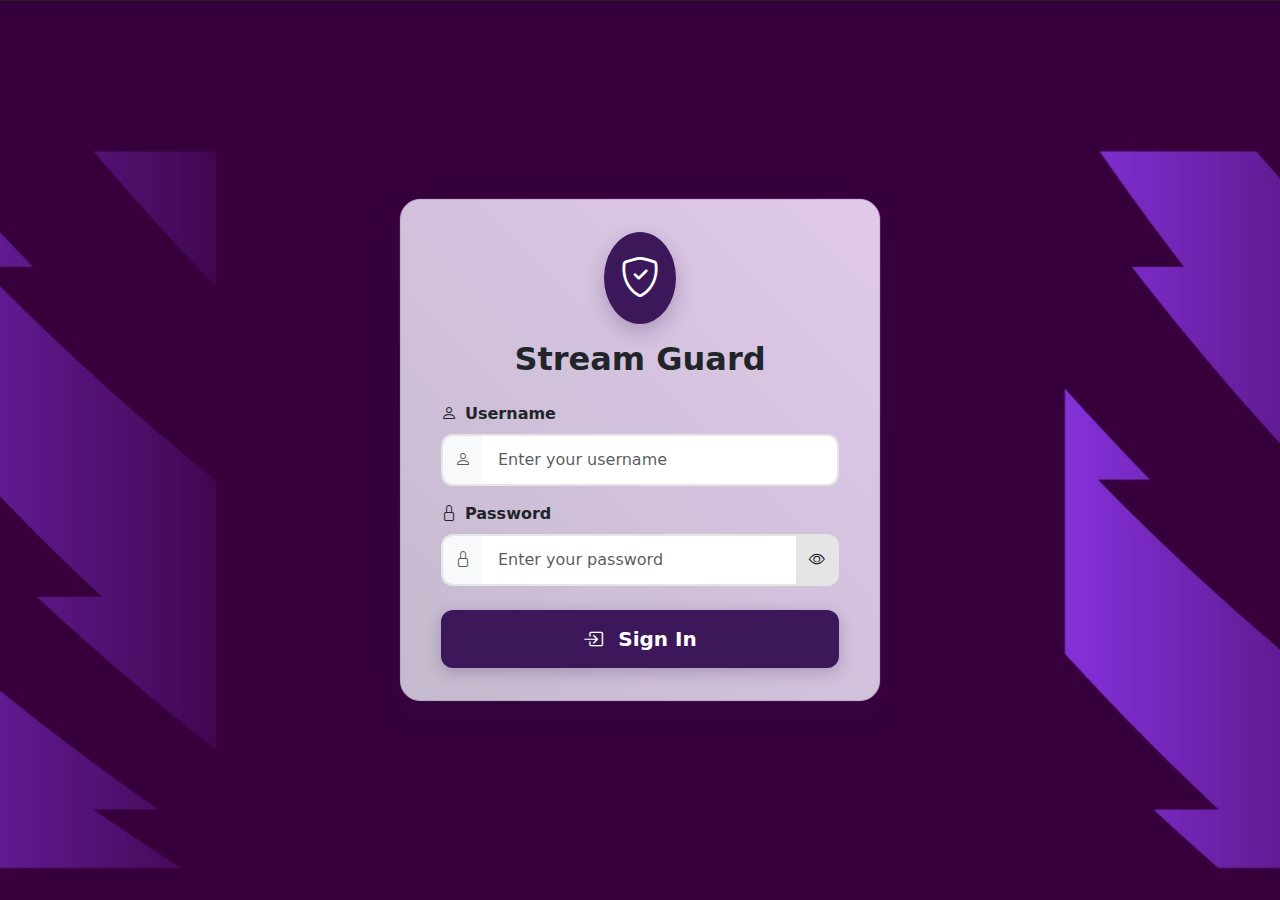
<file: login.html>
<!DOCTYPE html>
<html lang="en">
<head>
  <meta charset="UTF-8">
  <meta name="viewport" content="width=device-width, initial-scale=1.0">
  <title>Login | Stream Guard</title>
  <!-- Bootstrap CSS -->
  <link href="https://cdn.jsdelivr.net/npm/bootstrap@5.3.2/dist/css/bootstrap.min.css" rel="stylesheet">
  <!-- Bootstrap Icons -->
  <link href="https://cdn.jsdelivr.net/npm/bootstrap-icons@1.11.1/font/bootstrap-icons.css" rel="stylesheet">
  <!-- Custom CSS -->
  <link rel="stylesheet" href="login.css">
</head>
<body class="login-bg d-flex justify-content-center align-items-center" style="min-height:100vh;">
  <div class="login-card">
    <!-- Logo and Title Section -->
    <div class="text-center mb-4">
      <div class="logo-container mb-3">
        <i class="bi bi-shield-check text-primary fs-1"></i>
      </div>
      <h2 class="fw-bold text-dark mb-2">
        Stream Guard
      </h2>
    </div>
    <!-- Login Form -->
    <form id="loginForm" class="needs-validation" novalidate>
      <div class="mb-3">
        <label for="username" class="form-label fw-semibold">
          <i class="bi bi-person me-2"></i>Username
        </label>
        <div class="input-group">
          <span class="input-group-text bg-light border-end-0">
            <i class="bi bi-person text-muted"></i>
          </span>
          <input 
            type="text" 
            class="form-control border-start-0" 
            id="username" 
            placeholder="Enter your username"
            required 
            autocomplete="username"
          >
        </div>
        <div class="invalid-feedback">
          Please enter your username.
        </div>
      </div>
      <div class="mb-4">
        <label for="password" class="form-label fw-semibold">
          <i class="bi bi-lock me-2"></i>Password
        </label>
        <div class="input-group">
          <span class="input-group-text bg-light border-end-0">
            <i class="bi bi-lock text-muted"></i>
          </span>
          <input 
            type="password" 
            class="form-control border-start-0" 
            id="password" 
            placeholder="Enter your password"
            required 
            autocomplete="current-password"
          >
          <button class="btn btn-outline-secondary border-start-0" type="button" id="togglePassword">
            <i class="bi bi-eye"></i>
          </button>
        </div>
        <div class="invalid-feedback">
          Please enter your password.
        </div>
      </div>
      <div class="d-grid">
        <button type="submit" class="btn btn-primary btn-lg fw-semibold">
          <i class="bi bi-box-arrow-in-right me-2"></i>
          Sign In
        </button>
      </div>
    </form>
    <!-- Error Message -->
    <div class="alert alert-danger mt-3 d-none" id="loginError" role="alert">
      <i class="bi bi-exclamation-triangle me-2"></i>
      <span id="errorMessage"></span>
    </div>
  </div>
  <!-- Bootstrap JS -->
  <script src="https://cdn.jsdelivr.net/npm/bootstrap@5.3.2/dist/js/bootstrap.bundle.min.js"></script>
  <!-- Custom JS -->
  <script src="login.js"></script>
</body>
</html>
</file>
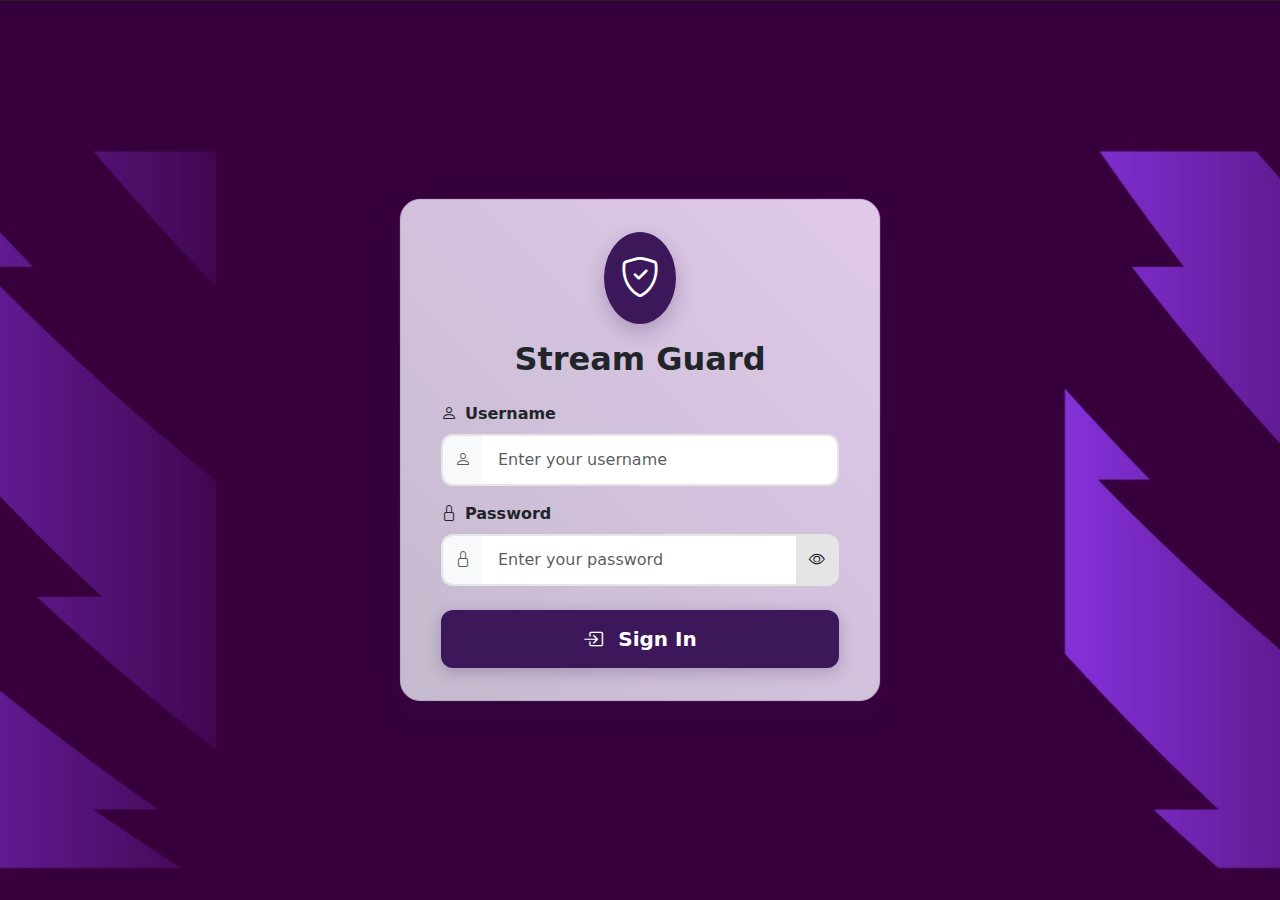
<file: manage-matches.html>
<!DOCTYPE html>
<html lang="en">
<head>
  <meta charset="UTF-8">
  <meta name="viewport" content="width=device-width, initial-scale=1.0">
  <title>Manage Matches - Steam Guard Dashboard</title>
  <!-- Bootstrap CSS -->
  <link href="https://cdn.jsdelivr.net/npm/bootstrap@5.3.2/dist/css/bootstrap.min.css" rel="stylesheet">
  <!-- Bootstrap Icons -->
  <link href="https://cdn.jsdelivr.net/npm/bootstrap-icons@1.11.1/font/bootstrap-icons.css" rel="stylesheet">
  <style>
    :root {
      --primary-gradient: linear-gradient(135deg, #667eea 0%, #764ba2 100%);
      --secondary-gradient: linear-gradient(135deg, #f093fb 0%, #f5576c 100%);
      --dark-bg: #1a1a2e;
      --card-bg: rgba(255, 255, 255, 0.95);
      --sidebar-bg: rgba(26, 26, 46, 0.95);
    }
    
    body {
      background: var(--primary-gradient);
      min-height: 100vh;
      font-family: 'Segoe UI', Tahoma, Geneva, Verdana, sans-serif;
    }
    
    .sidebar {
      background: linear-gradient(rgba(26, 26, 46, 0.8), rgba(26, 26, 46, 0.8)), url('backgroud2.jpg');
      background-size: cover;
      background-position: center;
      backdrop-filter: blur(10px);
      border-right: 1px solid rgba(255, 255, 255, 0.1);
    }
    
    .main-content {
      background: rgba(255, 255, 255, 0.1);
      backdrop-filter: blur(10px);
      min-height: 100vh;
    }
    
    .card {
      background: var(--card-bg);
      backdrop-filter: blur(10px);
      border: none;
      border-radius: 15px;
      box-shadow: 0 8px 32px rgba(0, 0, 0, 0.1);
    }
    
    .btn-modern {
      border-radius: 25px;
      padding: 10px 25px;
      font-weight: 600;
      transition: all 0.3s ease;
    }
    
    .btn-modern:hover {
      transform: translateY(-2px);
      box-shadow: 0 5px 15px rgba(0, 0, 0, 0.2);
    }
    
    .nav-link {
      border-radius: 10px;
      margin: 5px 0;
      transition: all 0.3s ease;
    }
    
    .nav-link:hover {
      background: rgba(255, 255, 255, 0.1);
      transform: translateX(5px);
    }
    
    .table {
      border-radius: 15px;
      overflow: hidden;
    }
    
    .table thead th {
      background: linear-gradient(135deg, #667eea 0%, #764ba2 100%);
      color: white;
      border: none;
      font-weight: 600;
    }
    
    .search-box {
      background: rgba(255, 255, 255, 0.9);
      border-radius: 25px;
      border: none;
      padding: 12px 20px;
    }
    
    .search-box:focus {
      box-shadow: 0 0 0 3px rgba(102, 126, 234, 0.3);
    }
    
    .badge {
      min-width: 80px;
      text-align: center;
    }
  </style>
</head>
<body>
  <div class="container-fluid p-0">
    <div class="row g-0">
      <!-- Modern Sidebar -->
      <div class="col-lg-2 col-md-3 sidebar d-none d-md-block" style="min-height: 100vh;">
        <div class="p-4 position-relative" style="min-height: 100vh;">
          <!-- Logo Section -->
          <div class="text-center mb-5">
            <div class="bg-white rounded-circle d-inline-flex align-items-center justify-content-center mb-3" style="width: 60px; height: 60px;">
              <i class="bi bi-display-fill text-primary fs-3"></i>
            </div>
            <h5 class="text-white fw-bold mb-0">Steam Guard</h5>
            <small class="text-white-50">Dashboard v0.1</small>
          </div>
          
          <!-- Navigation -->
          <nav class="nav flex-column">
            <a class="nav-link text-white-50 d-flex align-items-center" href="index.html">
              <i class="bi bi-speedometer2 me-3"></i>
              <span>Dashboard</span>
            </a>
            <a class="nav-link text-white-50 d-flex align-items-center" href="manage-leagues.html">
              <i class="bi bi-trophy me-3"></i>
              <span>Manage Leagues</span>
            </a>
            <a class="nav-link active text-white d-flex align-items-center" href="manage-matches.html">
              <i class="bi bi-calendar-event me-3"></i>
              <span>Manage Matches</span>
            </a>
          </nav>
          
          <hr class="text-white-50 my-4">
          
          <!-- User Section -->
          <div class="text-center position-absolute bottom-0 start-0 end-0 p-4">
            <div class="bg-white rounded-circle d-inline-flex align-items-center justify-content-center mb-2" style="width: 40px; height: 40px;">
              <i class="bi bi-person-fill text-primary"></i>
            </div>
            <div class="text-white-50 small" id="userDisplay">Admin User</div>
            <a href="#" class="nav-link text-white-50 small logout">
              <i class="bi bi-box-arrow-right me-1"></i>Logout
            </a>
          </div>
        </div>
      </div>

      <!-- Main Content Area -->
      <div class="col-lg-10 col-md-9 main-content">
        <div class="p-4">
          <!-- Search and Filters -->
          <div class="card mb-4">
            <div class="card-body">
              <div class="row g-3 align-items-end">
                <div class="col-lg-3">
                  <label class="form-label fw-semibold">Search Matches</label>
                  <div class="input-group">
                    <span class="input-group-text bg-transparent border-0">
                      <i class="bi bi-search text-muted"></i>
                    </span>
                    <input type="text" class="form-control search-box" placeholder="Search by team names, league...">
                  </div>
                </div>
                <div class="col-lg-2">
                  <label class="form-label fw-semibold">League</label>
                  <select class="form-select">
                    <option selected>All Leagues</option>
                    <!-- Options will be loaded dynamically from table data -->
                  </select>
                </div>
                <div class="col-lg-2">
                  <label class="form-label fw-semibold">Status</label>
                  <select class="form-select">
                    <option selected>All Status</option>
                    <!-- Options will be loaded dynamically from table data -->
                  </select>
                </div>
                <div class="col-lg-2">
                  <label class="form-label fw-semibold">Date</label>
                  <select class="form-select">
                    <option selected>All Dates</option>
                    <!-- Options will be loaded dynamically from table data -->
                  </select>
                </div>
                <div class="col-lg-2">
                  <button class="btn btn-primary btn-modern w-100" onclick="applyFilters()">
                    <i class="bi bi-funnel me-2"></i>Filter
                  </button>
                </div>
                <div class="col-lg-1">
                  <button class="btn btn-outline-secondary btn-modern w-100" onclick="clearFilters()" title="Clear Filters">
                    <i class="bi bi-x-circle"></i>
                  </button>
                </div>
              </div>
            </div>
          </div>

          <!-- Matches Table -->
          <div class="card">
            <div class="card-header bg-transparent border-0">
              <div class="d-flex justify-content-between align-items-center">
                <h5 class="card-title mb-0 fw-bold">
                  <i class="bi bi-calendar-event me-2"></i>Matches Management
                </h5>
                <div class="d-flex gap-2">
                  <button class="btn btn-light btn-modern" data-bs-toggle="modal" data-bs-target="#addMatchModal">
                    <i class="bi bi-plus-circle me-2"></i>Add Match
                  </button>
                  <button class="btn btn-light btn-modern text-dark" onclick="exportToCSV()">
                    <i class="bi bi-download me-2"></i>Export
                  </button>
                </div>
              </div>
            </div>
            <div class="card-body p-0">
              <div class="table-responsive">
                <table class="table table-hover mb-0">
                  <thead>
                    <tr>
                      <th class="fw-semibold">Match ID</th>
                      <th class="fw-semibold">Home Team</th>
                      <th class="fw-semibold">Away Team</th>
                      <th class="fw-semibold">League Name</th>
                      <th class="fw-semibold">Date & Time</th>
                      <th class="fw-semibold">Status</th>
                      <th class="fw-semibold">Actions</th>
                    </tr>
                  </thead>
                  <tbody>
                    <!-- Data will be loaded from API -->
                  </tbody>
                </table>
              </div>
            </div>
          </div>
        </div>
      </div>
    </div>
  </div>

  <!-- Add Match Modal -->
  <div class="modal fade" id="addMatchModal" tabindex="-1" aria-labelledby="addMatchModalLabel" aria-hidden="true" data-bs-backdrop="static">
    <div class="modal-dialog modal-lg">
      <div class="modal-content">
        <div class="modal-header">
          <h5 class="modal-title fw-bold" id="addMatchModalLabel">
            <i class="bi bi-plus-circle me-2"></i>Add New Match
          </h5>
          <button type="button" class="btn-close" data-bs-dismiss="modal" aria-label="Close"></button>
        </div>
        <div class="modal-body">
          <form id="addMatchForm">
            <div class="row g-3">
              <div class="col-12">
                <label for="matchId" class="form-label fw-semibold">Match ID</label>
                <input type="text" class="form-control" id="matchId" name="matchId" required>
              </div>
              <div class="col-md-6">
                <label for="homeTeam" class="form-label fw-semibold">Home Team</label>
                <input type="text" class="form-control" id="homeTeam" name="homeTeam" required>
              </div>
              <div class="col-md-6">
                <label for="awayTeam" class="form-label fw-semibold">Away Team</label>
                <input type="text" class="form-control" id="awayTeam" name="awayTeam" required>
              </div>
              <div class="col-md-6">
                <label for="leagueName" class="form-label fw-semibold">League Name</label>
                <select class="form-select" id="leagueName" name="leagueName" required>
                  <option value="">Select League</option>
                  <!-- Options will be loaded from API -->
                </select>
              </div>
              <div class="col-md-6">
                <label for="matchDate" class="form-label fw-semibold">Date & Time</label>
                <input type="datetime-local" class="form-control" id="matchDate" name="matchDate" required>
              </div>
              <div class="col-md-6">
                <label for="matchStatus" class="form-label fw-semibold">Status</label>
                <select class="form-select" id="matchStatus" name="matchStatus" required>
                  <option value="">Select Status</option>
                  <option value="Active">Active</option>
                  <option value="Inactive">Inactive</option>
                </select>
              </div>
            </div>
          </form>
        </div>
        <div class="modal-footer">
          <button type="button" class="btn btn-secondary" data-bs-dismiss="modal">Cancel</button>
          <button type="button" class="btn btn-primary" onclick="addNewMatch()">
            <i class="bi bi-plus-circle me-2"></i>Add Match
          </button>
        </div>
      </div>
    </div>
  </div>

  <!-- Bootstrap JS -->
  <script src="https://cdn.jsdelivr.net/npm/bootstrap@5.3.2/dist/js/bootstrap.bundle.min.js"></script>
  <!-- Auth Utility -->
  <script src="auth.js"></script>
  
  <script>
    // Global variable to store original data
    let originalMatches = [];
    
    // --- Auth check ---
    if (!validateAuth()) {
      // validateAuth() will handle the redirect
      // This prevents the rest of the script from executing
      throw new Error('Authentication failed');
    }

    // Logout handler
    const logoutBtn = document.querySelector('.logout');
    if (logoutBtn) {
      logoutBtn.addEventListener('click', function(e) {
        e.preventDefault();
        logout();
      });
    }

    // Update user display and load data
    document.addEventListener('DOMContentLoaded', function() {
      displayTokenInfo();
      
      // Load matches and leagues when page loads
      loadMatches();
      loadLeaguesForDropdowns();
      
      // Add event listeners for modals
      const addMatchModal = document.getElementById('addMatchModal');
      if (addMatchModal) {
        addMatchModal.addEventListener('show.bs.modal', function() {
          // Reload leagues when opening Add Match modal
          loadLeaguesForDropdowns();
        });
      }
      
      const editMatchModal = document.getElementById('editMatchModal');
      if (editMatchModal) {
        editMatchModal.addEventListener('show.bs.modal', function() {
          // Reload leagues when opening Edit Match modal
          loadLeaguesForDropdowns();
        });
      }
    });
    function exportToCSV() {
      // Check authentication before proceeding
      if (!validateAuth()) {
        return;
      }
      
      try {
        // Get the table
        const table = document.querySelector('table');
        if (!table) {
          alert('Table not found');
          return;
        }

        // Get all rows from tbody
        const rows = table.querySelectorAll('tbody tr');
        if (rows.length === 0) {
          alert('No data to export');
          return;
        }

        // Define CSV headers
        const headers = ['Match ID', 'Home Team', 'Away Team', 'League Name', 'Date & Time', 'Status'];
        
        // Initialize CSV content with headers
        let csvContent = headers.join(',') + '\n';

        // Add data rows
        rows.forEach((row, index) => {
          const cells = row.querySelectorAll('td');
          if (cells.length >= 6) {
            const rowData = [];
            
            // Match ID column
            const matchIdCell = cells[0].textContent.trim();
            rowData.push(`"${matchIdCell}"`);
            
            // Home Team column
            const homeTeamCell = cells[1].textContent.trim();
            rowData.push(`"${homeTeamCell}"`);
            
            // Away Team column
            const awayTeamCell = cells[2].textContent.trim();
            rowData.push(`"${awayTeamCell}"`);
            
            // League Name column
            const leagueNameCell = cells[3].textContent.trim();
            rowData.push(`"${leagueNameCell}"`);
            
            // Date & Time column
            const dateTimeCell = cells[4].textContent.trim();
            rowData.push(`"${dateTimeCell}"`);
            
            // Status column
            const statusCell = cells[5].textContent.trim();
            rowData.push(`"${statusCell}"`);
            
            csvContent += rowData.join(',') + '\n';
          }
        });

        // Create and download CSV file
        const blob = new Blob([csvContent], { type: 'text/csv;charset=utf-8;' });
        const link = document.createElement('a');
        
        // Create download link
        if (link.download !== undefined) {
          const url = URL.createObjectURL(blob);
          link.setAttribute('href', url);
          link.setAttribute('download', `matches_export_${new Date().toISOString().slice(0, 10)}.csv`);
          link.style.visibility = 'hidden';
          document.body.appendChild(link);
          link.click();
          document.body.removeChild(link);
        }

        console.log('CSV export completed successfully');
        alert('Matches data exported successfully!');
        
      } catch (error) {
        console.error('Error exporting CSV:', error);
        alert('Error exporting data. Please try again.');
      }
    }

    // Function to load matches from API
    async function loadMatches() {
      try {
        // Check authentication before proceeding
        if (!validateAuth()) {
          return;
        }
        
        // Fetch matches from API using authenticated request
        const response = await makeAuthenticatedRequest('https://web-anti-backend-8286388439.asia-southeast1.run.app/matches', {
          method: 'GET',
          headers: {
            'accept': 'application/json'
          }
        });
        
        if (response.ok) {
          const matches = await response.json();
          console.log('Matches loaded:', matches);
          
          // Store original data for filtering
          originalMatches = matches;
          
          displayMatches(matches);
        } else {
          console.error('Error loading matches:', response.status);
          // Show fallback data if API fails
          displayMatches([]);
        }
      } catch (error) {
        console.error('Network error loading matches:', error);
        // Show fallback data if network error
        displayMatches([]);
      }
    }

    // Function to display matches in table
    function displayMatches(matches) {
      const tbody = document.querySelector('table tbody');
      if (!tbody) return;
      
      if (matches.length === 0) {
        tbody.innerHTML = `
          <tr>
            <td colspan="7" class="text-center text-muted py-4">
              <i class="bi bi-inbox fs-1 d-block mb-2"></i>
              No matches found
            </td>
          </tr>
        `;
        return;
      }
      
      // Sort matches by Match ID (ascending order)
      const sortedMatches = matches.sort((a, b) => {
        const idA = parseInt(a.match_id) || 0;
        const idB = parseInt(b.match_id) || 0;
        return idA - idB;
      });
      
      tbody.innerHTML = sortedMatches.map((match, index) => {
        // Format date for display
        const matchDate = new Date(match.match_date);
        const formattedDate = matchDate.toLocaleString('en-GB', {
          year: 'numeric',
          month: '2-digit',
          day: '2-digit',
          hour: '2-digit',
          minute: '2-digit'
        }).replace(',', '');
        
        return `
          <tr>
            <td><span class="badge bg-light text-dark">${match.match_id || 'N/A'}</span></td>
            <td><span class="fw-semibold">${match.home_team || 'N/A'}</span></td>
            <td><span class="fw-semibold">${match.away_team || 'N/A'}</span></td>
            <td>${match.league_name || 'N/A'}</td>
            <td>${formattedDate}</td>
            <td><span class="badge ${match.status === 'Active' ? 'bg-success' : 'bg-danger'}">${match.status || 'N/A'}</span></td>
            <td>
              <div class="btn-group btn-group-sm">
                <button class="btn btn-outline-primary" data-bs-toggle="modal" data-bs-target="#viewMatchModal" 
                        onclick="populateViewMatchModal('${(match.home_team || '').replace(/'/g, "\\'")}', '${(match.away_team || '').replace(/'/g, "\\'")}', '${(match.league_name || '').replace(/'/g, "\\'")}', '${formattedDate.replace(/'/g, "\\'")}', '${(match.status || '').replace(/'/g, "\\'")}')">
                  <i class="bi bi-eye"></i>
                </button>
                <button class="btn btn-outline-secondary" data-bs-toggle="modal" data-bs-target="#editMatchModal" 
                        onclick="populateEditMatchModal('${(match.home_team || '').replace(/'/g, "\\'")}', '${(match.away_team || '').replace(/'/g, "\\'")}', '${match.league_id || ''}', '${match.match_date || ''}', '${(match.status || '').replace(/'/g, "\\'")}', '${match.match_id || ''}')">
                  <i class="bi bi-pencil"></i>
                </button>
                <button class="btn btn-outline-danger" onclick="deleteMatch('${match.match_id || ''}', '${(match.home_team || '').replace(/'/g, "\\'")} vs ${(match.away_team || '').replace(/'/g, "\\'")}')">
                  <i class="bi bi-trash"></i>
                </button>
              </div>
            </td>
          </tr>
        `;
      }).join('');
      
      // Update filter dropdowns with unique values from table data
      updateFilterDropdowns(sortedMatches);
    }

    // Function to delete match
    async function deleteMatch(matchId, matchName) {
      if (!matchId) {
        alert('Match ID not found');
        return;
      }
      
      // Confirm deletion
      if (!confirm(`Are you sure you want to delete "${matchName}"?`)) {
        return;
      }
      
      try {
        // Check authentication before proceeding
        if (!validateAuth()) {
          return;
        }
        
        // Make DELETE API call using authenticated request
        const response = await makeAuthenticatedRequest(`https://web-anti-backend-8286388439.asia-southeast1.run.app/matches/${matchId}`, {
          method: 'DELETE',
          headers: {
            'accept': 'application/json'
          }
        });
        
        if (response.ok) {
          console.log('Match deleted successfully');
          alert('Match deleted successfully!');
          
          // Reload matches data
          loadMatches();
        } else {
          const errorData = await response.json().catch(() => ({}));
          console.error('Error deleting match:', errorData);
          alert('Error deleting match: ' + (errorData.detail || 'Unknown error'));
        }
        
      } catch (error) {
        console.error('Network error deleting match:', error);
        alert('Network error. Please try again.');
      }
    }

    // Function to load leagues for dropdowns (return Promise)
    async function loadLeaguesForDropdowns() {
      return new Promise(async (resolve) => {
        try {
          // Check authentication before proceeding
          if (!validateAuth()) {
            resolve();
            return;
          }
          // Show loading state
          showLeagueDropdownsLoading();
          // Fetch leagues from API using authenticated request
          const response = await makeAuthenticatedRequest('https://web-anti-backend-8286388439.asia-southeast1.run.app/leagues', {
            method: 'GET',
            headers: {
              'accept': 'application/json'
            }
          });
          if (response.ok) {
            const leagues = await response.json();
            populateLeagueDropdowns(leagues);
          }
        } catch (error) {
          // error handling ตามเดิม
        } finally {
          resolve();
        }
      });
    }

    // Function to populate league dropdowns
    function populateLeagueDropdowns(leagues) {
      // Filter only active leagues
      const activeLeagues = leagues.filter(league => league.status === 'Active');
      
      // Get dropdown elements
      const addLeagueDropdown = document.getElementById('leagueName');
      const editLeagueDropdown = document.getElementById('editLeagueName');
      
      // Create options HTML (value = league_id, label = league_name (country))
      const optionsHTML = activeLeagues.map(league => 
        `<option value="${league.league_id}">${league.league_name} (${league.country})</option>`
      ).join('');
      
      // Populate Add Match dropdown
      if (addLeagueDropdown) {
        // Keep the first "Select League" option
        const firstOption = addLeagueDropdown.querySelector('option');
        addLeagueDropdown.innerHTML = firstOption.outerHTML + optionsHTML;
      }
      
      // Populate Edit Match dropdown
      if (editLeagueDropdown) {
        // Keep the first "Select League" option
        const firstOption = editLeagueDropdown.querySelector('option');
        editLeagueDropdown.innerHTML = firstOption.outerHTML + optionsHTML;
      }
      
      console.log('League dropdowns populated with', activeLeagues.length, 'active leagues');
    }

    // Function to show loading state in league dropdowns
    function showLeagueDropdownsLoading() {
      const addLeagueDropdown = document.getElementById('leagueName');
      const editLeagueDropdown = document.getElementById('editLeagueName');
      
      const loadingHTML = '<option value="">Select League...</option>';
      
      if (addLeagueDropdown) {
        addLeagueDropdown.innerHTML = loadingHTML;
      }
      
      if (editLeagueDropdown) {
        editLeagueDropdown.innerHTML = loadingHTML;
      }
    }

    // Function to load league details for edit
    async function loadLeagueDetailsForEdit(leagueId) {
      try {
        if (!validateAuth()) {
          return;
        }
        
        console.log('Loading league details for league ID:', leagueId);
        
        // Fetch league details from API
        const response = await makeAuthenticatedRequest(`https://web-anti-backend-8286388439.asia-southeast1.run.app/leagues/${leagueId}`, {
          method: 'GET',
          headers: {
            'accept': 'application/json'
          }
        });
        
        if (response.ok) {
          const leagueDetails = await response.json();
          console.log('League details loaded:', leagueDetails);
          
          // Load all leagues first
          await loadLeaguesForDropdowns();
          
          // Set the specific league
          setTimeout(() => {
            setEditLeagueById(leagueId);
          }, 200);
          
        } else {
          console.error('Error loading league details:', response.status);
          // Fallback to loading all leagues
          await loadLeaguesForDropdowns();
        }
      } catch (error) {
        console.error('Network error loading league details:', error);
        // Fallback to loading all leagues
        await loadLeaguesForDropdowns();
      }
    }

    // Function to set league by ID in edit modal
    function setEditLeagueById(leagueId) {
      const editLeagueDropdown = document.getElementById('editLeagueName');
      
      if (editLeagueDropdown && leagueId) {
        editLeagueDropdown.value = leagueId;
        console.log('League set to ID:', leagueId);
      }
    }

    async function addNewMatch() {
      const form = document.getElementById('addMatchForm');
      const formData = new FormData(form);
      // Get Add Match button
      const addBtn = document.querySelector('#addMatchModal .btn.btn-primary');
      const originalBtnHTML = addBtn.innerHTML;
      // Set loading state
      addBtn.innerHTML = '<span class="spinner-border spinner-border-sm me-2" role="status" aria-hidden="true"></span>Adding...';
      addBtn.disabled = true;
      
      // Get form values
      const matchId = formData.get('matchId');
      const homeTeam = formData.get('homeTeam');
      const awayTeam = formData.get('awayTeam');
      const leagueId = formData.get('leagueName'); // now leagueId
      const matchDate = formData.get('matchDate');
      const matchStatus = formData.get('matchStatus');
      
      // Validate form
      if (!matchId || !homeTeam || !awayTeam || !leagueId || !matchDate || !matchStatus) {
        alert('Please fill in all fields');
        // Restore button
        addBtn.innerHTML = originalBtnHTML;
        addBtn.disabled = false;
        return;
      }
      
      try {
        // Check authentication before proceeding
        if (!validateAuth()) {
          // Restore button
          addBtn.innerHTML = originalBtnHTML;
          addBtn.disabled = false;
          return;
        }
        // 1. โหลด leagues เพื่อหา league_name
        const leaguesResp = await makeAuthenticatedRequest('https://web-anti-backend-8286388439.asia-southeast1.run.app/leagues', {
          method: 'GET',
          headers: { 'accept': 'application/json' }
        });
        const leagues = await leaguesResp.json();
        const league = leagues.find(l => l.league_id === leagueId);
        const leagueName = league ? league.league_name : '';

        // 2. Prepare payload for API using user-input Match ID
        const payload = {
          match_id: matchId,
          home_team: homeTeam,
          away_team: awayTeam,
          league_id: leagueId, // use league_id
          league_name: leagueName,
          match_date: new Date(matchDate).toISOString(),
          status: matchStatus
        };
        
        console.log('Sending match data:', payload);
        
        // Make POST API call using authenticated request
        const response = await makeAuthenticatedRequest('https://web-anti-backend-8286388439.asia-southeast1.run.app/matches', {
          method: 'POST',
          headers: {
            'Content-Type': 'application/json',
            'accept': 'application/json'
          },
          body: JSON.stringify(payload)
        });
        
        if (response.ok) {
          const result = await response.json();
          console.log('Match added successfully:', result);
          
          // Show success message
          alert('Match added successfully!');
          
          // Reset form and close modal
          form.reset();
          const modal = bootstrap.Modal.getInstance(document.getElementById('addMatchModal'));
          modal.hide();
          
          // Reload matches data
          loadMatches();
          
        } else {
          const errorData = await response.json().catch(() => ({}));
          console.error('Error adding match:', errorData);
          alert('Error adding match: ' + (errorData.detail || 'Unknown error'));
        }
        
      } catch (error) {
        console.error('Network error adding match:', error);
        alert('Network error. Please try again.');
      } finally {
        // Restore button
        addBtn.innerHTML = originalBtnHTML;
        addBtn.disabled = false;
      }
    }
  </script>

  <!-- Edit Match Modal -->
  <div class="modal fade" id="editMatchModal" tabindex="-1" aria-labelledby="editMatchModalLabel" aria-hidden="true">
    <div class="modal-dialog modal-lg">
      <div class="modal-content">
        <div class="modal-header">
          <h5 class="modal-title fw-bold" id="editMatchModalLabel">
            <i class="bi bi-pencil me-2"></i>Edit Match
          </h5>
          <button type="button" class="btn-close" data-bs-dismiss="modal" aria-label="Close"></button>
        </div>
        <div class="modal-body">
          <form id="editMatchForm">
            <div class="row g-3">
              <div class="col-md-6">
                <label for="editHomeTeam" class="form-label fw-semibold">Home Team</label>
                <input type="text" class="form-control" id="editHomeTeam" name="editHomeTeam" required>
              </div>
              <div class="col-md-6">
                <label for="editAwayTeam" class="form-label fw-semibold">Away Team</label>
                <input type="text" class="form-control" id="editAwayTeam" name="editAwayTeam" required>
              </div>
              <div class="col-md-6">
                <label for="editLeagueName" class="form-label fw-semibold">League Name</label>
                <select class="form-select" id="editLeagueName" name="editLeagueName" required>
                  <option value="">Select League</option>
                  <!-- Options will be loaded from API -->
                </select>
              </div>
              <div class="col-md-6">
                <label for="editMatchDate" class="form-label fw-semibold">Date & Time</label>
                <input type="datetime-local" class="form-control" id="editMatchDate" name="editMatchDate" required>
              </div>
              <div class="col-md-6">
                <label for="editMatchStatus" class="form-label fw-semibold">Status</label>
                <select class="form-select" id="editMatchStatus" name="editMatchStatus" required>
                  <option value="">Select Status</option>
                  <option value="Active">Active</option>
                  <option value="Inactive">Inactive</option>
                </select>
              </div>
            </div>
          </form>
        </div>
        <div class="modal-footer">
          <button type="button" class="btn btn-secondary" data-bs-dismiss="modal">Cancel</button>
          <button type="button" class="btn btn-primary" onclick="updateMatch()">
            <i class="bi bi-check-circle me-2"></i>Update Match
          </button>
        </div>
      </div>
    </div>
  </div>

  <!-- View Match Modal -->
  <div class="modal fade" id="viewMatchModal" tabindex="-1" aria-labelledby="viewMatchModalLabel" aria-hidden="true">
    <div class="modal-dialog modal-dialog-centered">
      <div class="modal-content">
        <div class="modal-header">
          <h5 class="modal-title fw-bold" id="viewMatchModalLabel">
            <i class="bi bi-eye me-2"></i>Match Details
          </h5>
          <button type="button" class="btn-close" data-bs-dismiss="modal" aria-label="Close"></button>
        </div>
        <div class="modal-body">
          <div class="row">
            <div class="col-12">
              <div class="mb-3">
                <label class="form-label fw-bold">Home Team</label>
                <p class="form-control-plaintext" id="viewHomeTeam">-</p>
              </div>
              <div class="mb-3">
                <label class="form-label fw-bold">Away Team</label>
                <p class="form-control-plaintext" id="viewAwayTeam">-</p>
              </div>
              <div class="mb-3">
                <label class="form-label fw-bold">League Name</label>
                <p class="form-control-plaintext" id="viewLeagueName">-</p>
              </div>
              <div class="mb-3">
                <label class="form-label fw-bold">Date & Time</label>
                <p class="form-control-plaintext" id="viewMatchDate">-</p>
              </div>
              <div class="mb-3">
                <label class="form-label fw-bold">Status</label>
                <span class="badge" id="viewMatchStatus">-</span>
              </div>
            </div>
          </div>
        </div>
        <div class="modal-footer">
          <button type="button" class="btn btn-secondary" data-bs-dismiss="modal">
            <i class="bi bi-x-circle me-2"></i>Close
          </button>
        </div>
      </div>
    </div>
  </div>

  <script>
    async function populateEditMatchModal(homeTeam, awayTeam, leagueId, matchDate, matchStatus, matchId) {
      console.log('Edit Match Modal Data:', { homeTeam, awayTeam, leagueId, matchDate, matchStatus, matchId });
      
      try {
        // Store match ID in modal for update operation
        document.getElementById('editMatchModal').setAttribute('data-match-id', matchId);
        
        // Update modal title
        const modalLabel = document.getElementById('editMatchModalLabel');
        if (modalLabel) {
          modalLabel.innerHTML = '<i class="bi bi-pencil me-2"></i>Edit Match - ' + homeTeam + ' vs ' + awayTeam;
        }
        
        // Populate form fields with current data
        document.getElementById('editHomeTeam').value = homeTeam || '';
        document.getElementById('editAwayTeam').value = awayTeam || '';
        
        // Load league details from API if we have leagueId
        if (leagueId) {
          await loadLeagueDetailsForEdit(leagueId);
        } else {
          // Fallback: load all leagues
          await loadLeaguesForDropdowns();
        }
        
        // Convert date string to datetime-local format
        if (matchDate) {
          const dateObj = new Date(matchDate);
          const year = dateObj.getFullYear();
          const month = String(dateObj.getMonth() + 1).padStart(2, '0');
          const day = String(dateObj.getDate()).padStart(2, '0');
          const hours = String(dateObj.getHours()).padStart(2, '0');
          const minutes = String(dateObj.getMinutes()).padStart(2, '0');
          const datetimeLocal = `${year}-${month}-${day}T${hours}:${minutes}`;
          document.getElementById('editMatchDate').value = datetimeLocal;
        }
        
        document.getElementById('editMatchStatus').value = matchStatus || '';
        
        console.log('Edit match modal populated successfully');
      } catch (error) {
        console.error('Error populating edit match modal:', error);
        alert('Error loading match data for editing. Please try again.');
      }
    }

    async function updateMatch() {
      const form = document.getElementById('editMatchForm');
      const formData = new FormData(form);
      // Get Update Match button
      const updateBtn = document.querySelector('#editMatchModal .btn.btn-primary');
      const originalBtnHTML = updateBtn.innerHTML;
      // Set loading state
      updateBtn.innerHTML = '<span class="spinner-border spinner-border-sm me-2" role="status" aria-hidden="true"></span>Updating...';
      updateBtn.disabled = true;
      
      // Get form values
      const homeTeam = formData.get('editHomeTeam');
      const awayTeam = formData.get('editAwayTeam');
      const leagueId = formData.get('editLeagueName'); // now leagueId
      const matchDate = formData.get('editMatchDate');
      const matchStatus = formData.get('editMatchStatus');
      
      // Validate form
      if (!homeTeam || !awayTeam || !leagueId || !matchDate || !matchStatus) {
        alert('Please fill in all fields');
        // Restore button
        updateBtn.innerHTML = originalBtnHTML;
        updateBtn.disabled = false;
        return;
      }
      
      // Get match ID from modal
      const matchId = document.getElementById('editMatchModal').getAttribute('data-match-id');
      
      if (!matchId) {
        alert('Match ID not found');
        // Restore button
        updateBtn.innerHTML = originalBtnHTML;
        updateBtn.disabled = false;
        return;
      }
      
      try {
        // Check authentication before proceeding
        if (!validateAuth()) {
          // Restore button
          updateBtn.innerHTML = originalBtnHTML;
          updateBtn.disabled = false;
          return;
        }
        // 1. โหลด leagues เพื่อหา league_name
        const leaguesResp = await makeAuthenticatedRequest('https://web-anti-backend-8286388439.asia-southeast1.run.app/leagues', {
          method: 'GET',
          headers: { 'accept': 'application/json' }
        });
        const leagues = await leaguesResp.json();
        const league = leagues.find(l => l.league_id === leagueId);
        const leagueName = league ? league.league_name : '';
        // 2. Prepare payload for API
        const payload = {
          match_id: matchId,
          home_team: homeTeam,
          away_team: awayTeam,
          league_id: leagueId, // use league_id
          league_name: leagueName,
          match_date: new Date(matchDate).toISOString(),
          status: matchStatus
        };
        
        console.log('Sending update payload:', payload);
        
        // Make PUT API call using authenticated request
        const response = await makeAuthenticatedRequest(`https://web-anti-backend-8286388439.asia-southeast1.run.app/matches/${matchId}`, {
          method: 'PUT',
          headers: {
            'Content-Type': 'application/json',
            'accept': 'application/json'
          },
          body: JSON.stringify(payload)
        });
        
        if (response.ok) {
          const result = await response.json();
          console.log('Match updated successfully:', result);
          
          // Show success message
          alert('Match updated successfully!');
          
          // Close modal
          const modal = bootstrap.Modal.getInstance(document.getElementById('editMatchModal'));
          modal.hide();
          
          // Reload matches data
          loadMatches();
          
        } else {
          const errorData = await response.json().catch(() => ({}));
          console.error('Error updating match:', errorData);
          alert('Error updating match: ' + (errorData.detail || 'Unknown error'));
        }
        
      } catch (error) {
        console.error('Network error updating match:', error);
        alert('Network error. Please try again.');
      } finally {
        // Restore button
        updateBtn.innerHTML = originalBtnHTML;
        updateBtn.disabled = false;
      }
    }

    function populateViewMatchModal(homeTeam, awayTeam, leagueName, matchDate, matchStatus) {
      console.log('View Match Modal Data:', { homeTeam, awayTeam, leagueName, matchDate, matchStatus });
      
      try {
        // Update modal title
        const modalLabel = document.getElementById('viewMatchModalLabel');
        if (modalLabel) {
          modalLabel.innerHTML = '<i class="bi bi-eye me-2"></i>Match Details - ' + homeTeam + ' vs ' + awayTeam;
        }
        
        // Update form fields
        document.getElementById('viewHomeTeam').textContent = homeTeam || 'N/A';
        document.getElementById('viewAwayTeam').textContent = awayTeam || 'N/A';
        document.getElementById('viewLeagueName').textContent = leagueName || 'N/A';
        document.getElementById('viewMatchDate').textContent = matchDate || 'N/A';
        
        // Update status badge
        const statusBadge = document.getElementById('viewMatchStatus');
        if (statusBadge) {
          statusBadge.textContent = matchStatus || 'N/A';
          statusBadge.className = matchStatus === 'Active' ? 'badge bg-success' : 'badge bg-danger';
        }
        
        console.log('View match modal populated successfully');
      } catch (error) {
        console.error('Error populating view match modal:', error);
        alert('Error displaying match details. Please try again.');
      }
    }

    // Function to update filter dropdowns with unique values from table data
    function updateFilterDropdowns(matches) {
      // Get unique leagues from matches
      const uniqueLeagues = [...new Set(matches.map(match => match.league_name).filter(name => name && name !== 'N/A'))];
      
      // Get unique statuses from matches
      const uniqueStatuses = [...new Set(matches.map(match => match.status).filter(status => status && status !== 'N/A'))];
      
      // Get unique dates from matches
      const uniqueDates = [...new Set(matches.map(match => {
        const matchDate = new Date(match.match_date);
        return matchDate.toLocaleDateString('en-GB', {
          year: 'numeric',
          month: '2-digit',
          day: '2-digit'
        });
      }).filter(date => date && date !== 'N/A'))];
      
      // Update League filter dropdown
      const leagueFilterDropdown = document.querySelector('.card-body .col-lg-2:nth-child(2) select');
      if (leagueFilterDropdown) {
        const firstOption = '<option selected>All Leagues</option>';
        const optionsHTML = uniqueLeagues.sort().map(league => 
          `<option value="${league}">${league}</option>`
        ).join('');
        leagueFilterDropdown.innerHTML = firstOption + optionsHTML;
        console.log('League filter dropdown updated with', uniqueLeagues.length, 'unique leagues');
      }
      
      // Update Status filter dropdown
      const statusFilterDropdown = document.querySelector('.card-body .col-lg-2:nth-child(3) select');
      if (statusFilterDropdown) {
        const firstOption = '<option selected>All Status</option>';
        const optionsHTML = uniqueStatuses.sort().map(status => 
          `<option value="${status}">${status}</option>`
        ).join('');
        statusFilterDropdown.innerHTML = firstOption + optionsHTML;
        console.log('Status filter dropdown updated with', uniqueStatuses.length, 'unique statuses');
      }
      
      // Update Date filter dropdown
      const dateFilterDropdown = document.querySelector('.card-body .col-lg-2:nth-child(4) select');
      if (dateFilterDropdown) {
        const firstOption = '<option selected>All Dates</option>';
        const optionsHTML = uniqueDates.sort().map(date => 
          `<option value="${date}">${date}</option>`
        ).join('');
        dateFilterDropdown.innerHTML = firstOption + optionsHTML;
        console.log('Date filter dropdown updated with', uniqueDates.length, 'unique dates');
      }
    }

    // Function to apply filters
    function applyFilters() {
      // Get filter values
      const searchText = document.querySelector('.search-box').value.toLowerCase().trim();
      const selectedLeague = document.querySelector('.card-body .col-lg-2:nth-child(2) select').value;
      const selectedStatus = document.querySelector('.card-body .col-lg-2:nth-child(3) select').value;
      const selectedDate = document.querySelector('.card-body .col-lg-2:nth-child(4) select').value;
      
      console.log('Applying filters:', {
        searchText,
        selectedLeague,
        selectedStatus,
        selectedDate
      });
      
      // Filter matches based on criteria
      const filteredMatches = originalMatches.filter(match => {
        // Search text filter (partial match)
        const searchMatch = !searchText || 
          (match.home_team && match.home_team.toLowerCase().includes(searchText)) ||
          (match.away_team && match.away_team.toLowerCase().includes(searchText)) ||
          (match.league_name && match.league_name.toLowerCase().includes(searchText));
        
        // League filter
        const leagueFilter = selectedLeague === 'All Leagues' || 
          (match.league_name && match.league_name === selectedLeague);
        
        // Status filter
        const statusFilter = selectedStatus === 'All Status' || 
          (match.status && match.status === selectedStatus);
        
        // Date filter
        const matchDate = new Date(match.match_date);
        const formattedMatchDate = matchDate.toLocaleDateString('en-GB', {
          year: 'numeric',
          month: '2-digit',
          day: '2-digit'
        });
        const dateFilter = selectedDate === 'All Dates' || 
          formattedMatchDate === selectedDate;
        
        return searchMatch && leagueFilter && statusFilter && dateFilter;
      });
      
      console.log('Filtered results:', filteredMatches.length, 'out of', originalMatches.length);
      
      // Display filtered results
      displayMatches(filteredMatches);
    }

    // Function to clear all filters
    function clearFilters() {
      // Clear search box
      document.querySelector('.search-box').value = '';
      
      // Reset dropdowns to "All" options
      document.querySelector('.card-body .col-lg-2:nth-child(2) select').selectedIndex = 0;
      document.querySelector('.card-body .col-lg-2:nth-child(3) select').selectedIndex = 0;
      document.querySelector('.card-body .col-lg-2:nth-child(4) select').selectedIndex = 0;
      
      console.log('Filters cleared, showing all data');
      
      // Display original data
      displayMatches(originalMatches);
    }
  </script>
</body>
</html>
</file>
<file: login.css>
/* Custom Login Page Styling */
:root {
  --primary-purple: #3c185a;
  --primary-purple-light: #5a2a7a;
  --primary-purple-dark: #2a123f;
  --primary-black: #111111;
  --primary-white: #FFFFFF;
  --primary-gray: #E5E5E5;
  --accent-gradient: linear-gradient(90deg, #3c185a 0%, #5a2a7a 50%, #7a3a9a 100%);
}

.login-bg {
  background: url('backgroud.jpg') no-repeat center center fixed;
  background-size: cover;
  min-height: 100vh;
  position: relative;
  overflow: hidden;
}

.login-bg::before {
  content: '';
  position: absolute;
  top: 0;
  left: 0;
  right: 0;
  bottom: 0;
  background: none;
  pointer-events: none;
}

.login-card {
  background: var(--primary-white);
  border-radius: 20px;
  padding: 1.5rem 1.25rem;
  box-shadow: 0 8px 32px rgba(60, 24, 90, 0.15);
  border: 1px solid var(--primary-gray);
  position: relative;
  z-index: 1;
  max-width: 420px;
  width: 100%;
  box-sizing: border-box;
}

.login-card::before {
  content: '';
  position: absolute;
  top: -2px;
  left: -2px;
  right: -2px;
  bottom: -2px;
  background: linear-gradient(45deg, #3c185a, #5a2a7a, #7a3a9a, #9a4aba);
  border-radius: 22px;
  z-index: -1;
  opacity: 0.3;
  animation: borderGlow 3s ease-in-out infinite alternate;
}

@keyframes borderGlow {
  0% { opacity: 0.3; }
  100% { opacity: 0.6; }
}

.logo-container {
  display: inline-block;
  padding: 1rem;
  background: var(--primary-purple);
  border-radius: 50%;
  box-shadow: 0 8px 20px rgba(60, 24, 90, 0.25);
  animation: logoFloat 3s ease-in-out infinite;
}

@keyframes logoFloat {
  0%, 100% { transform: translateY(0px); }
  50% { transform: translateY(-10px); }
}

.logo-container i {
  color: var(--primary-white) !important;
  font-size: 2.5rem !important;
}

/* Custom form styling */
.form-control {
  border: 2px solid var(--primary-gray);
  border-radius: 12px;
  padding: 0.75rem 1rem;
  font-size: 1rem;
  transition: all 0.3s ease;
  background: var(--primary-white);
  color: var(--primary-black);
}

.form-control:focus {
  border-color: var(--primary-purple);
  box-shadow: 0 0 0 0.2rem rgba(60, 24, 90, 0.15);
}

.input-group-text {
  border: 2px solid var(--primary-gray);
  border-radius: 12px 0 0 12px;
  background: var(--primary-gray);
  border-right: none;
  color: var(--primary-black);
}

.input-group .form-control {
  border-left: none;
  border-radius: 0 12px 12px 0;
}

.input-group .form-control:focus {
  border-left: none;
}

.btn-outline-secondary {
  border: 2px solid var(--primary-gray);
  border-left: none;
  border-radius: 0 12px 12px 0;
  background: var(--primary-gray);
  color: var(--primary-black);
  transition: all 0.3s ease;
}

.btn-outline-secondary:hover {
  background: var(--primary-purple);
  border-color: var(--primary-purple);
  color: var(--primary-white);
}

.btn-primary {
  background: var(--primary-purple);
  color: var(--primary-white);
  border: none;
  border-radius: 12px;
  padding: 0.875rem 1.5rem;
  font-weight: 600;
  transition: all 0.3s ease;
  box-shadow: 0 4px 15px rgba(60, 24, 90, 0.25);
}

.btn-primary:hover {
  background: var(--accent-gradient);
  color: var(--primary-white);
  transform: translateY(-2px);
  box-shadow: 0 6px 20px rgba(60, 24, 90, 0.35);
}

.btn-primary:active {
  transform: translateY(0);
}

/* Form validation styling */
.form-control.is-valid, .was-validated .form-control:valid {
  border-color: var(--primary-gray) !important;
  box-shadow: none !important;
  background-image: none !important;
}

.was-validated .form-control:invalid {
  border-color: #dc3545;
}

/* Alert styling */
.alert-danger {
  background: var(--primary-purple);
  border: none;
  border-radius: 12px;
  color: var(--primary-white);
  box-shadow: 0 4px 15px rgba(60, 24, 90, 0.20);
}

/* Responsive adjustments */
@media (max-width: 576px) {
  .login-card {
    padding: 1rem 0.75rem;
    margin: 1rem;
  }
  
  .logo-container {
    padding: 0.75rem;
  }
  
  .logo-container i {
    font-size: 2rem !important;
  }
}

@media (min-width: 576px) {
  .login-card {
    max-width: 480px;
    padding: 2rem 2.5rem;
  }
}

/* Loading animation for button */
.btn-loading {
  position: relative;
  color: transparent !important;
}

.btn-loading::after {
  content: '';
  position: absolute;
  width: 20px;
  height: 20px;
  top: 50%;
  left: 50%;
  margin-left: -10px;
  margin-top: -10px;
  border: 2px solid transparent;
  border-top: 2px solid var(--primary-white);
  border-radius: 50%;
  animation: spin 1s linear infinite;
}

@keyframes spin {
  0% { transform: rotate(0deg); }
  100% { transform: rotate(360deg); }
}

/* Floating animation for the card */
.login-card {
  animation: cardFloat 6s ease-in-out infinite;
}

@keyframes cardFloat {
  0%, 100% { transform: translateY(0px) rotateX(0deg); }
  50% { transform: translateY(-5px) rotateX(1deg); }
}
</file>
